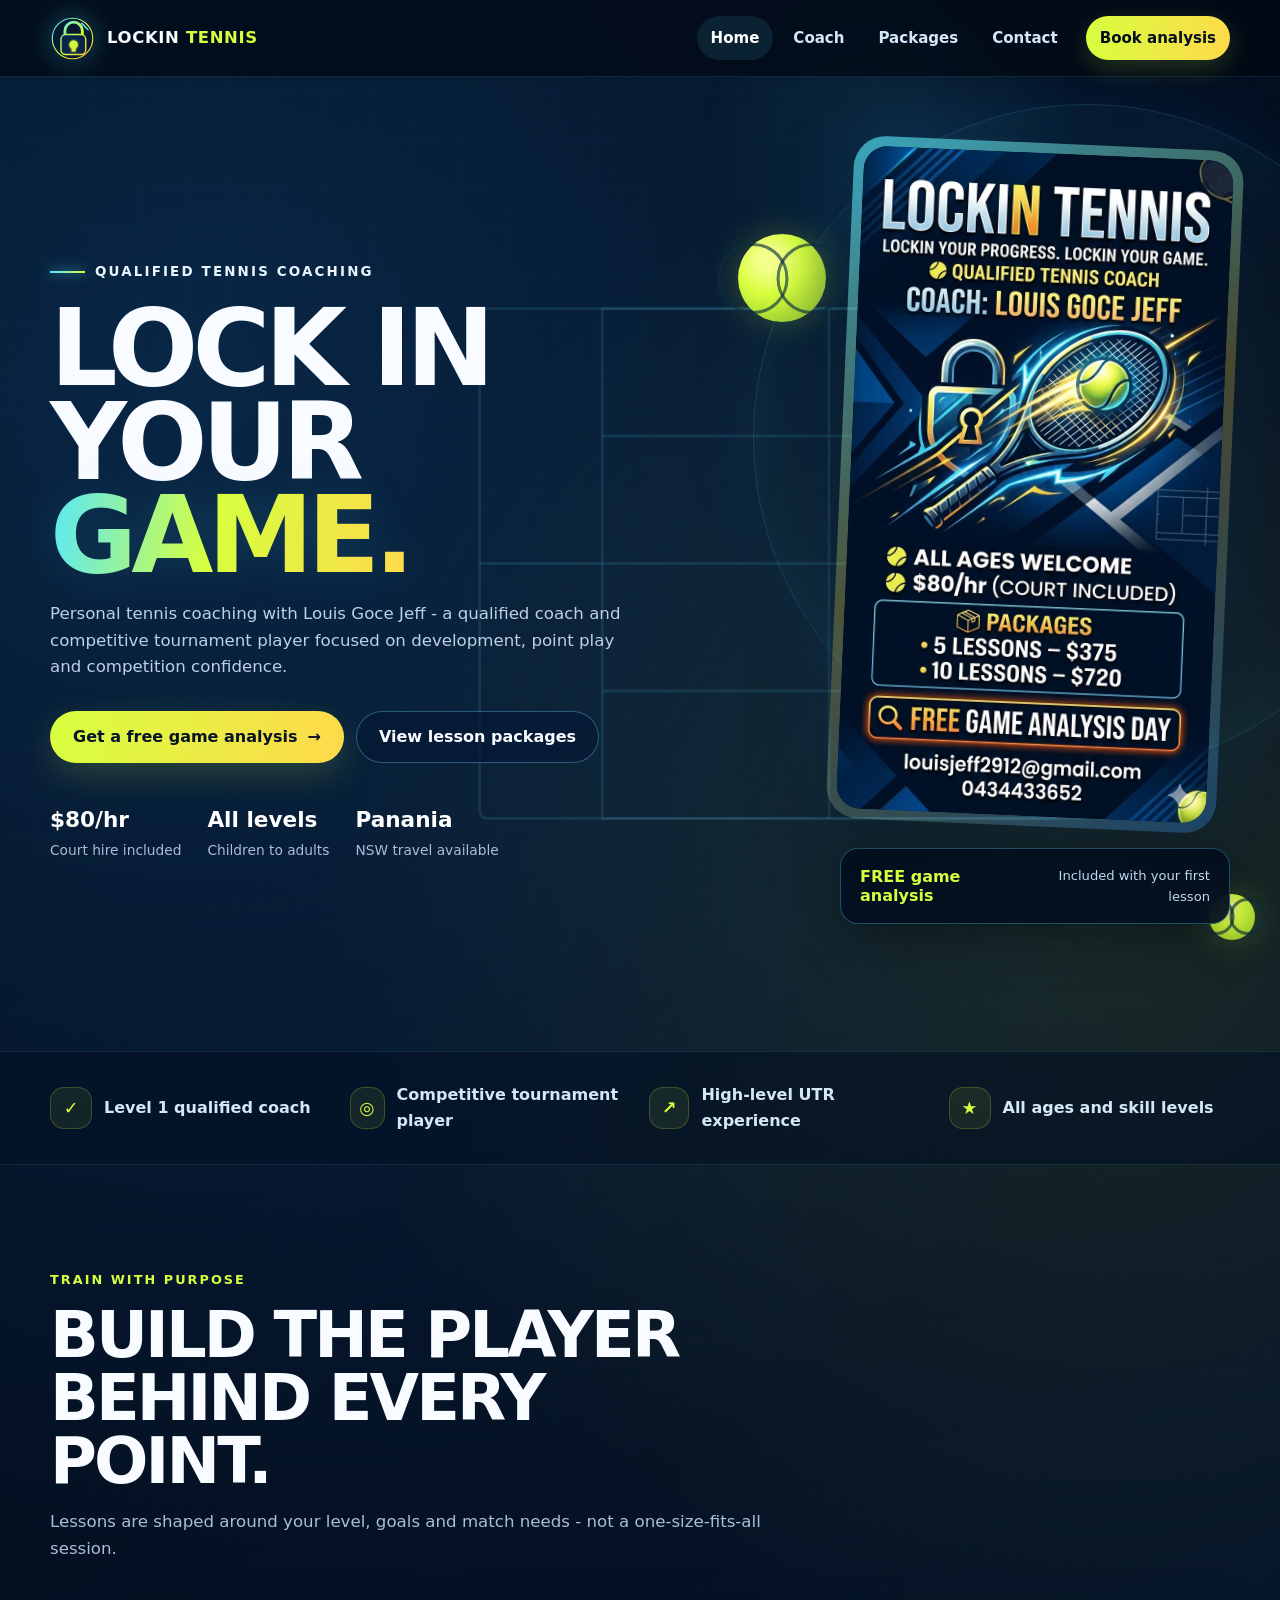
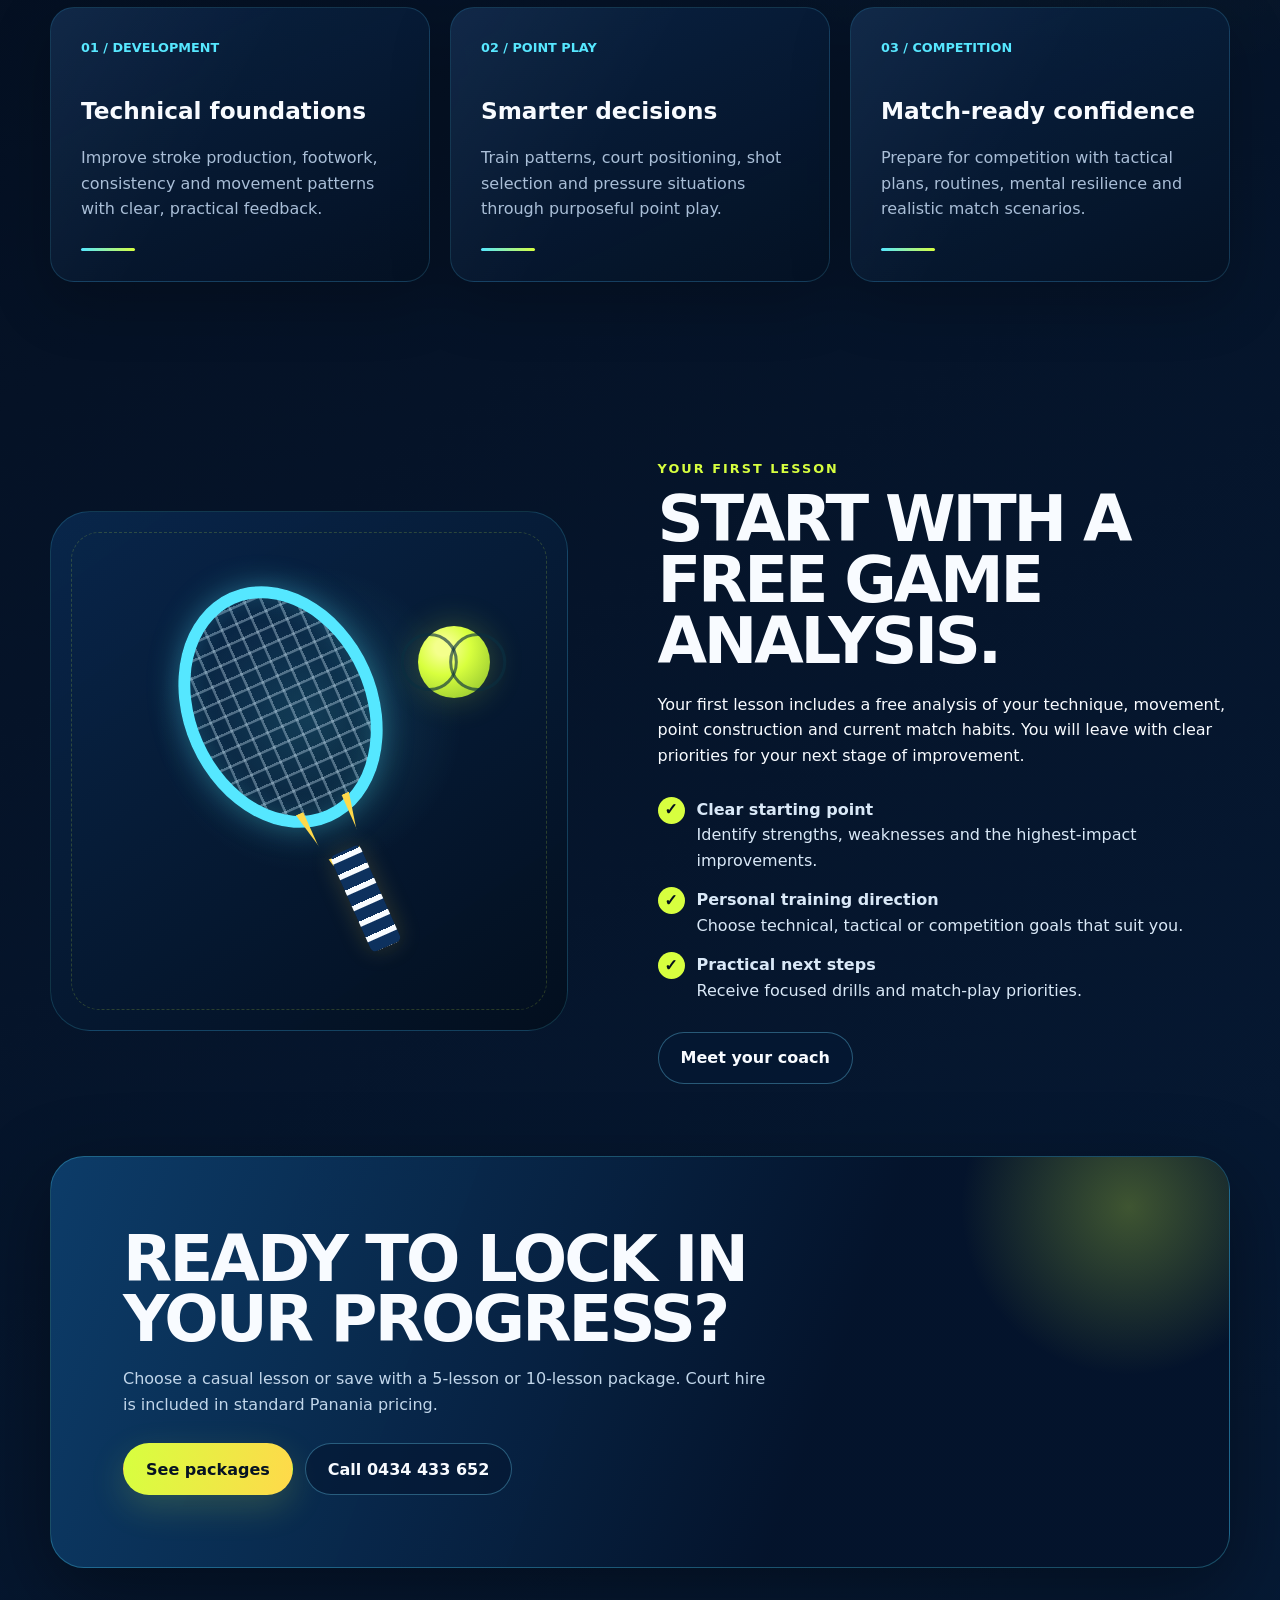
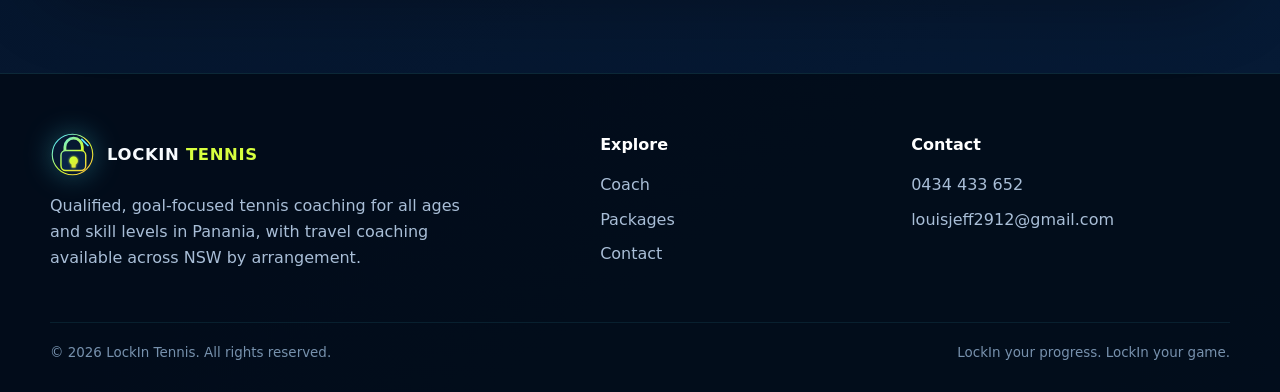
<file: index.html>
<!doctype html>
<html lang="en-AU">
<head>
  <meta charset="utf-8">
  <meta name="viewport" content="width=device-width, initial-scale=1">
  <meta name="description" content="LockIn Tennis coaching with qualified coach and competitive tournament player Louis Goce Jeff. All ages and skill levels welcome in Panania and across NSW by arrangement.">
  <meta name="theme-color" content="#06162e">
  <script>document.documentElement.classList.add("js");</script>
  <title>LockIn Tennis | Tennis Coaching with Louis Goce Jeff</title>
  <link rel="icon" href="assets/favicon.svg" type="image/svg+xml">
  <link rel="stylesheet" href="styles.css">
  <script src="script.js" defer></script>
</head>
<body>
  <header class="site-header">
    <div class="container navbar">
      <a class="brand" href="index.html" aria-label="LockIn Tennis home">
        <img src="assets/logo-mark.svg" alt="">
        <div class="brand-name">LOCKIN <span>TENNIS</span></div>
      </a>
      <button class="nav-toggle" type="button" aria-label="Open menu" aria-expanded="false"><span></span><span></span><span></span></button>
      <nav class="nav-links" aria-label="Main navigation">
        <a class="active" href="index.html">Home</a>
        <a href="coach.html">Coach</a>
        <a href="packages.html">Packages</a>
        <a href="contact.html">Contact</a>
        <a class="nav-cta" href="contact.html#booking">Book analysis</a>
      </nav>
    </div>
  </header>

  <main>
    <section class="hero">
      <div class="container hero-grid">
        <div class="hero-copy reveal">
          <div class="eyebrow">Qualified tennis coaching</div>
          <h1>Lock in your <span class="accent">game.</span></h1>
          <p>Personal tennis coaching with Louis Goce Jeff - a qualified coach and competitive tournament player focused on development, point play and competition confidence.</p>
          <div class="hero-actions">
            <a class="btn btn-primary" href="contact.html#booking">Get a free game analysis <span aria-hidden="true">→</span></a>
            <a class="btn btn-secondary" href="packages.html">View lesson packages</a>
          </div>
          <div class="hero-stats" aria-label="Key coaching details">
            <div class="hero-stat"><strong>$80/hr</strong><span>Court hire included</span></div>
            <div class="hero-stat"><strong>All levels</strong><span>Children to adults</span></div>
            <div class="hero-stat"><strong>Panania</strong><span>NSW travel available</span></div>
          </div>
        </div>

        <div class="hero-visual reveal" aria-label="LockIn Tennis advertisement poster">
          <div class="tennis-ball ball-one" aria-hidden="true"></div>
          <div class="tennis-ball ball-two" aria-hidden="true"></div>
          <div class="poster-card">
            <img src="assets/lockin-tennis-poster.jpg" width="768" height="1376" alt="LockIn Tennis advertisement showing coaching prices, packages and contact details" decoding="async">
          </div>
          <div class="poster-badge"><strong>FREE game analysis</strong><span>Included with your first lesson</span></div>
        </div>
      </div>
    </section>

    <section class="trust-strip">
      <div class="container trust-grid">
        <div class="trust-item"><span class="trust-icon">✓</span><span>Level 1 qualified coach</span></div>
        <div class="trust-item"><span class="trust-icon">◎</span><span>Competitive tournament player</span></div>
        <div class="trust-item"><span class="trust-icon">↗</span><span>High-level UTR experience</span></div>
        <div class="trust-item"><span class="trust-icon">★</span><span>All ages and skill levels</span></div>
      </div>
    </section>

    <section class="section">
      <div class="container">
        <div class="section-heading reveal">
          <div class="kicker">Train with purpose</div>
          <h2>Build the player behind every point.</h2>
          <p>Lessons are shaped around your level, goals and match needs - not a one-size-fits-all session.</p>
        </div>
        <div class="cards-3">
          <article class="glass-card service-card reveal">
            <div class="service-number">01 / DEVELOPMENT</div>
            <h3>Technical foundations</h3>
            <p>Improve stroke production, footwork, consistency and movement patterns with clear, practical feedback.</p>
            <div class="line"></div>
          </article>
          <article class="glass-card service-card reveal">
            <div class="service-number">02 / POINT PLAY</div>
            <h3>Smarter decisions</h3>
            <p>Train patterns, court positioning, shot selection and pressure situations through purposeful point play.</p>
            <div class="line"></div>
          </article>
          <article class="glass-card service-card reveal">
            <div class="service-number">03 / COMPETITION</div>
            <h3>Match-ready confidence</h3>
            <p>Prepare for competition with tactical plans, routines, mental resilience and realistic match scenarios.</p>
            <div class="line"></div>
          </article>
        </div>
      </div>
    </section>

    <section class="section section-sm">
      <div class="container feature-split">
        <div class="feature-art reveal" aria-hidden="true">
          <div class="racket-graphic"><div class="racket-head"></div><div class="racket-throat"></div><div class="racket-handle"></div></div>
          <div class="tennis-ball" style="width:72px;height:72px;right:15%;top:22%;"></div>
        </div>
        <div class="feature-copy reveal">
          <div class="kicker">Your first lesson</div>
          <h2>Start with a free game analysis.</h2>
          <p>Your first lesson includes a free analysis of your technique, movement, point construction and current match habits. You will leave with clear priorities for your next stage of improvement.</p>
          <div class="check-list">
            <div class="check"><span>✓</span><div><strong>Clear starting point</strong><br><span>Identify strengths, weaknesses and the highest-impact improvements.</span></div></div>
            <div class="check"><span>✓</span><div><strong>Personal training direction</strong><br><span>Choose technical, tactical or competition goals that suit you.</span></div></div>
            <div class="check"><span>✓</span><div><strong>Practical next steps</strong><br><span>Receive focused drills and match-play priorities.</span></div></div>
          </div>
          <a class="btn btn-secondary" href="coach.html">Meet your coach</a>
        </div>
      </div>
    </section>

    <section class="cta-band">
      <div class="container cta-panel reveal">
        <h2>Ready to lock in your progress?</h2>
        <p>Choose a casual lesson or save with a 5-lesson or 10-lesson package. Court hire is included in standard Panania pricing.</p>
        <div class="cta-actions">
          <a class="btn btn-primary" href="packages.html">See packages</a>
          <a class="btn btn-secondary" href="tel:+61434433652">Call 0434 433 652</a>
        </div>
      </div>
    </section>
  </main>

  <footer class="site-footer">
    <div class="container footer-grid">
      <div class="footer-brand">
        <a class="brand" href="index.html"><img src="assets/logo-mark.svg" alt=""><div class="brand-name">LOCKIN <span>TENNIS</span></div></a>
        <p>Qualified, goal-focused tennis coaching for all ages and skill levels in Panania, with travel coaching available across NSW by arrangement.</p>
      </div>
      <div><div class="footer-title">Explore</div><div class="footer-links"><a href="coach.html">Coach</a><a href="packages.html">Packages</a><a href="contact.html">Contact</a></div></div>
      <div><div class="footer-title">Contact</div><div class="footer-links"><a href="tel:+61434433652">0434 433 652</a><a href="mailto:louisjeff2912@gmail.com">louisjeff2912@gmail.com</a></div></div>
    </div>
    <div class="container footer-bottom"><span>© <span data-year></span> LockIn Tennis. All rights reserved.</span><span>LockIn your progress. LockIn your game.</span></div>
  </footer>
</body>
</html>
</file>
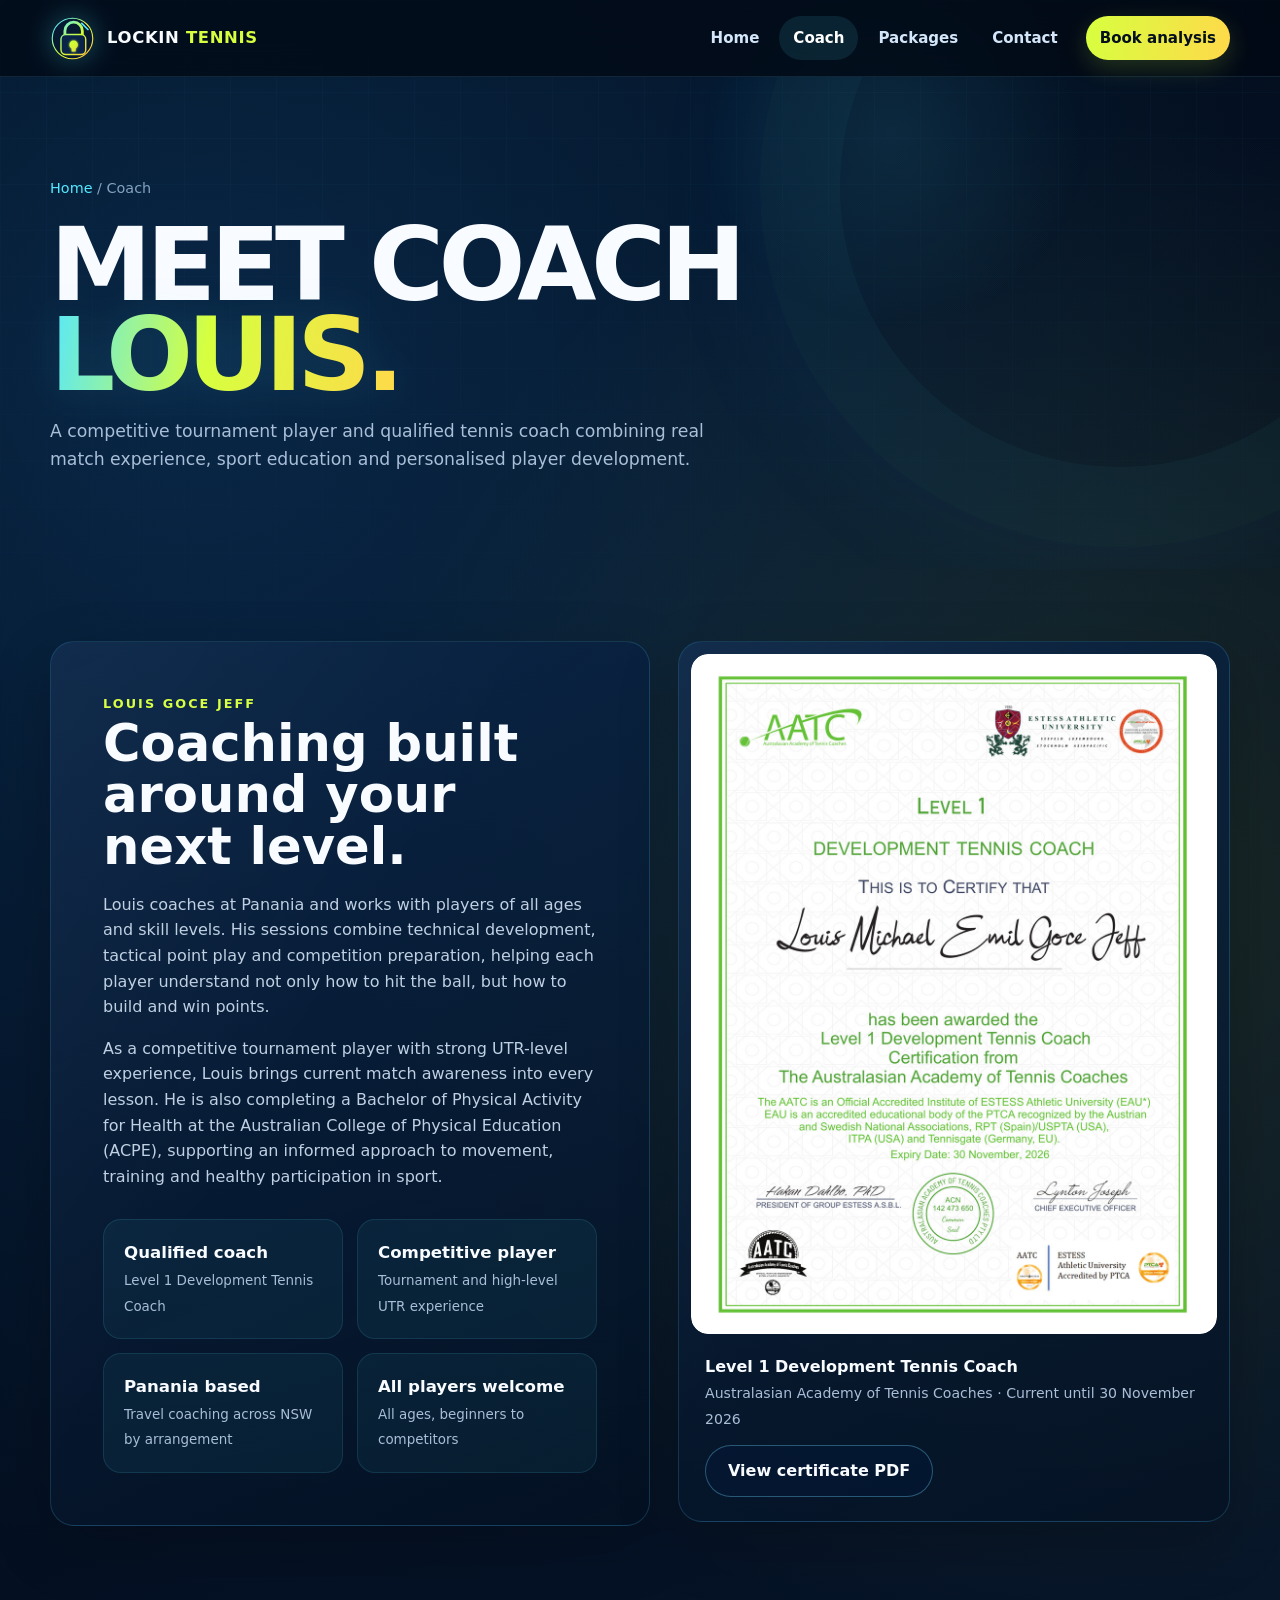
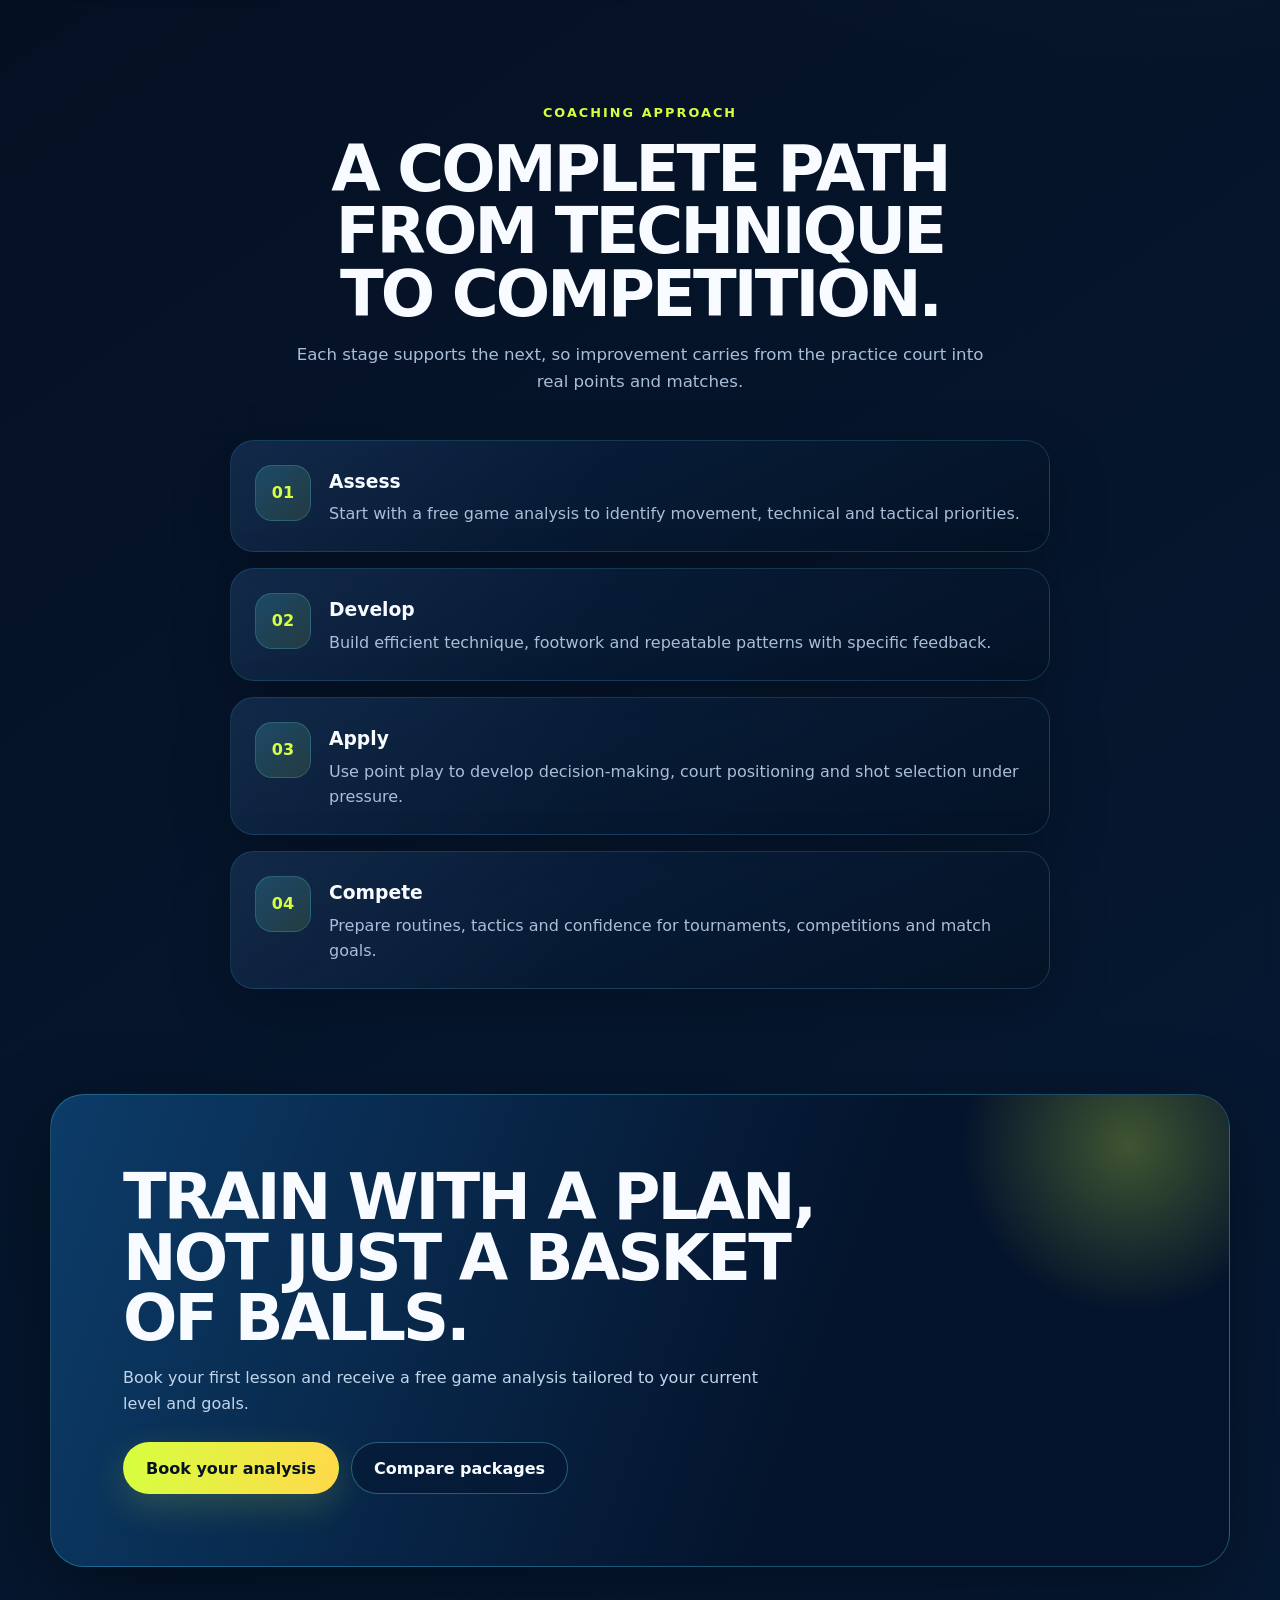
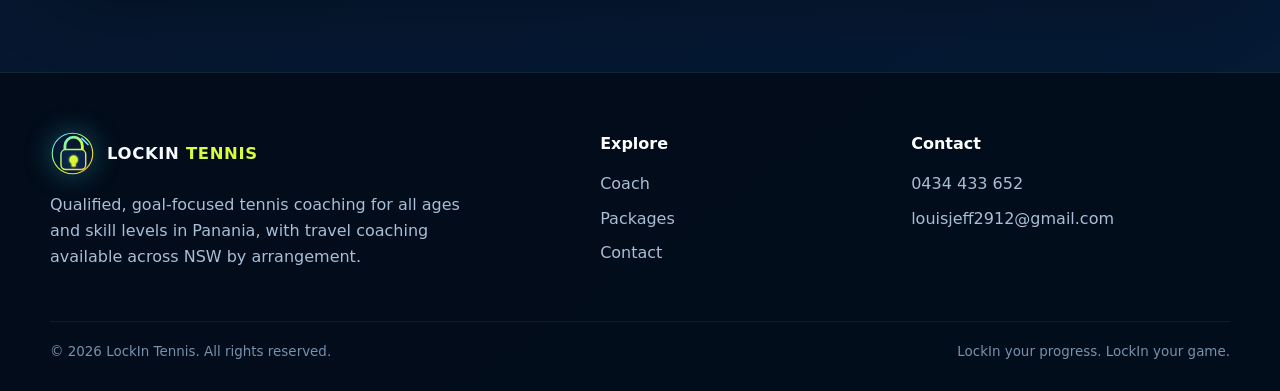
<file: coach.html>
<!doctype html>
<html lang="en-AU">
<head>
  <meta charset="utf-8">
  <meta name="viewport" content="width=device-width, initial-scale=1">
  <meta name="description" content="Meet LockIn Tennis coach Louis Goce Jeff - qualified Level 1 Development Tennis Coach, competitive tournament player and ACPE student.">
  <meta name="theme-color" content="#06162e">
  <script>document.documentElement.classList.add("js");</script>
  <title>Coach Louis Goce Jeff | LockIn Tennis</title>
  <link rel="icon" href="assets/favicon.svg" type="image/svg+xml">
  <link rel="stylesheet" href="styles.css">
  <script src="script.js" defer></script>
</head>
<body>
  <header class="site-header">
    <div class="container navbar">
      <a class="brand" href="index.html"><img src="assets/logo-mark.svg" alt=""><div class="brand-name">LOCKIN <span>TENNIS</span></div></a>
      <button class="nav-toggle" type="button" aria-label="Open menu" aria-expanded="false"><span></span><span></span><span></span></button>
      <nav class="nav-links" aria-label="Main navigation"><a href="index.html">Home</a><a class="active" href="coach.html">Coach</a><a href="packages.html">Packages</a><a href="contact.html">Contact</a><a class="nav-cta" href="contact.html#booking">Book analysis</a></nav>
    </div>
  </header>

  <main>
    <section class="page-hero">
      <div class="container reveal">
        <div class="breadcrumb"><a href="index.html">Home</a> / Coach</div>
        <h1>Meet coach <span class="accent">Louis.</span></h1>
        <p>A competitive tournament player and qualified tennis coach combining real match experience, sport education and personalised player development.</p>
      </div>
    </section>

    <section class="section section-sm">
      <div class="container coach-grid">
        <article class="glass-card bio-panel reveal">
          <div class="kicker">Louis Goce Jeff</div>
          <h2>Coaching built around your next level.</h2>
          <p>Louis coaches at Panania and works with players of all ages and skill levels. His sessions combine technical development, tactical point play and competition preparation, helping each player understand not only how to hit the ball, but how to build and win points.</p>
          <p>As a competitive tournament player with strong UTR-level experience, Louis brings current match awareness into every lesson. He is also completing a Bachelor of Physical Activity for Health at the Australian College of Physical Education (ACPE), supporting an informed approach to movement, training and healthy participation in sport.</p>
          <div class="fact-grid">
            <div class="fact"><strong>Qualified coach</strong><span>Level 1 Development Tennis Coach</span></div>
            <div class="fact"><strong>Competitive player</strong><span>Tournament and high-level UTR experience</span></div>
            <div class="fact"><strong>Panania based</strong><span>Travel coaching across NSW by arrangement</span></div>
            <div class="fact"><strong>All players welcome</strong><span>All ages, beginners to competitors</span></div>
          </div>
        </article>

        <aside class="glass-card certificate-card reveal">
          <a class="certificate-image-link" href="assets/level-1-development-tennis-coach-certificate.pdf" target="_blank" rel="noopener" aria-label="Open Louis Goce Jeff's coaching certificate PDF"><img src="assets/certificate-preview.jpg" width="1082" height="1400" alt="Level 1 Development Tennis Coach certificate awarded to Louis Michael Emil Goce Jeff" decoding="async"></a>
          <div class="certificate-caption">
            <strong>Level 1 Development Tennis Coach</strong>
            <span>Australasian Academy of Tennis Coaches · Current until 30 November 2026</span>
            <div style="margin-top:14px"><a class="btn btn-secondary" href="assets/level-1-development-tennis-coach-certificate.pdf" target="_blank" rel="noopener">View certificate PDF</a></div>
          </div>
        </aside>
      </div>
    </section>

    <section class="section">
      <div class="narrow">
        <div class="section-heading center reveal"><div class="kicker">Coaching approach</div><h2>A complete path from technique to competition.</h2><p>Each stage supports the next, so improvement carries from the practice court into real points and matches.</p></div>
        <div class="timeline">
          <article class="glass-card timeline-item reveal"><div class="timeline-icon">01</div><div><h3>Assess</h3><p>Start with a free game analysis to identify movement, technical and tactical priorities.</p></div></article>
          <article class="glass-card timeline-item reveal"><div class="timeline-icon">02</div><div><h3>Develop</h3><p>Build efficient technique, footwork and repeatable patterns with specific feedback.</p></div></article>
          <article class="glass-card timeline-item reveal"><div class="timeline-icon">03</div><div><h3>Apply</h3><p>Use point play to develop decision-making, court positioning and shot selection under pressure.</p></div></article>
          <article class="glass-card timeline-item reveal"><div class="timeline-icon">04</div><div><h3>Compete</h3><p>Prepare routines, tactics and confidence for tournaments, competitions and match goals.</p></div></article>
        </div>
      </div>
    </section>

    <section class="cta-band">
      <div class="container cta-panel reveal">
        <h2>Train with a plan, not just a basket of balls.</h2>
        <p>Book your first lesson and receive a free game analysis tailored to your current level and goals.</p>
        <div class="cta-actions"><a class="btn btn-primary" href="contact.html#booking">Book your analysis</a><a class="btn btn-secondary" href="packages.html">Compare packages</a></div>
      </div>
    </section>
  </main>

  <footer class="site-footer">
    <div class="container footer-grid"><div class="footer-brand"><a class="brand" href="index.html"><img src="assets/logo-mark.svg" alt=""><div class="brand-name">LOCKIN <span>TENNIS</span></div></a><p>Qualified, goal-focused tennis coaching for all ages and skill levels in Panania, with travel coaching available across NSW by arrangement.</p></div><div><div class="footer-title">Explore</div><div class="footer-links"><a href="coach.html">Coach</a><a href="packages.html">Packages</a><a href="contact.html">Contact</a></div></div><div><div class="footer-title">Contact</div><div class="footer-links"><a href="tel:+61434433652">0434 433 652</a><a href="mailto:louisjeff2912@gmail.com">louisjeff2912@gmail.com</a></div></div></div>
    <div class="container footer-bottom"><span>© <span data-year></span> LockIn Tennis. All rights reserved.</span><span>LockIn your progress. LockIn your game.</span></div>
  </footer>
</body>
</html>
</file>
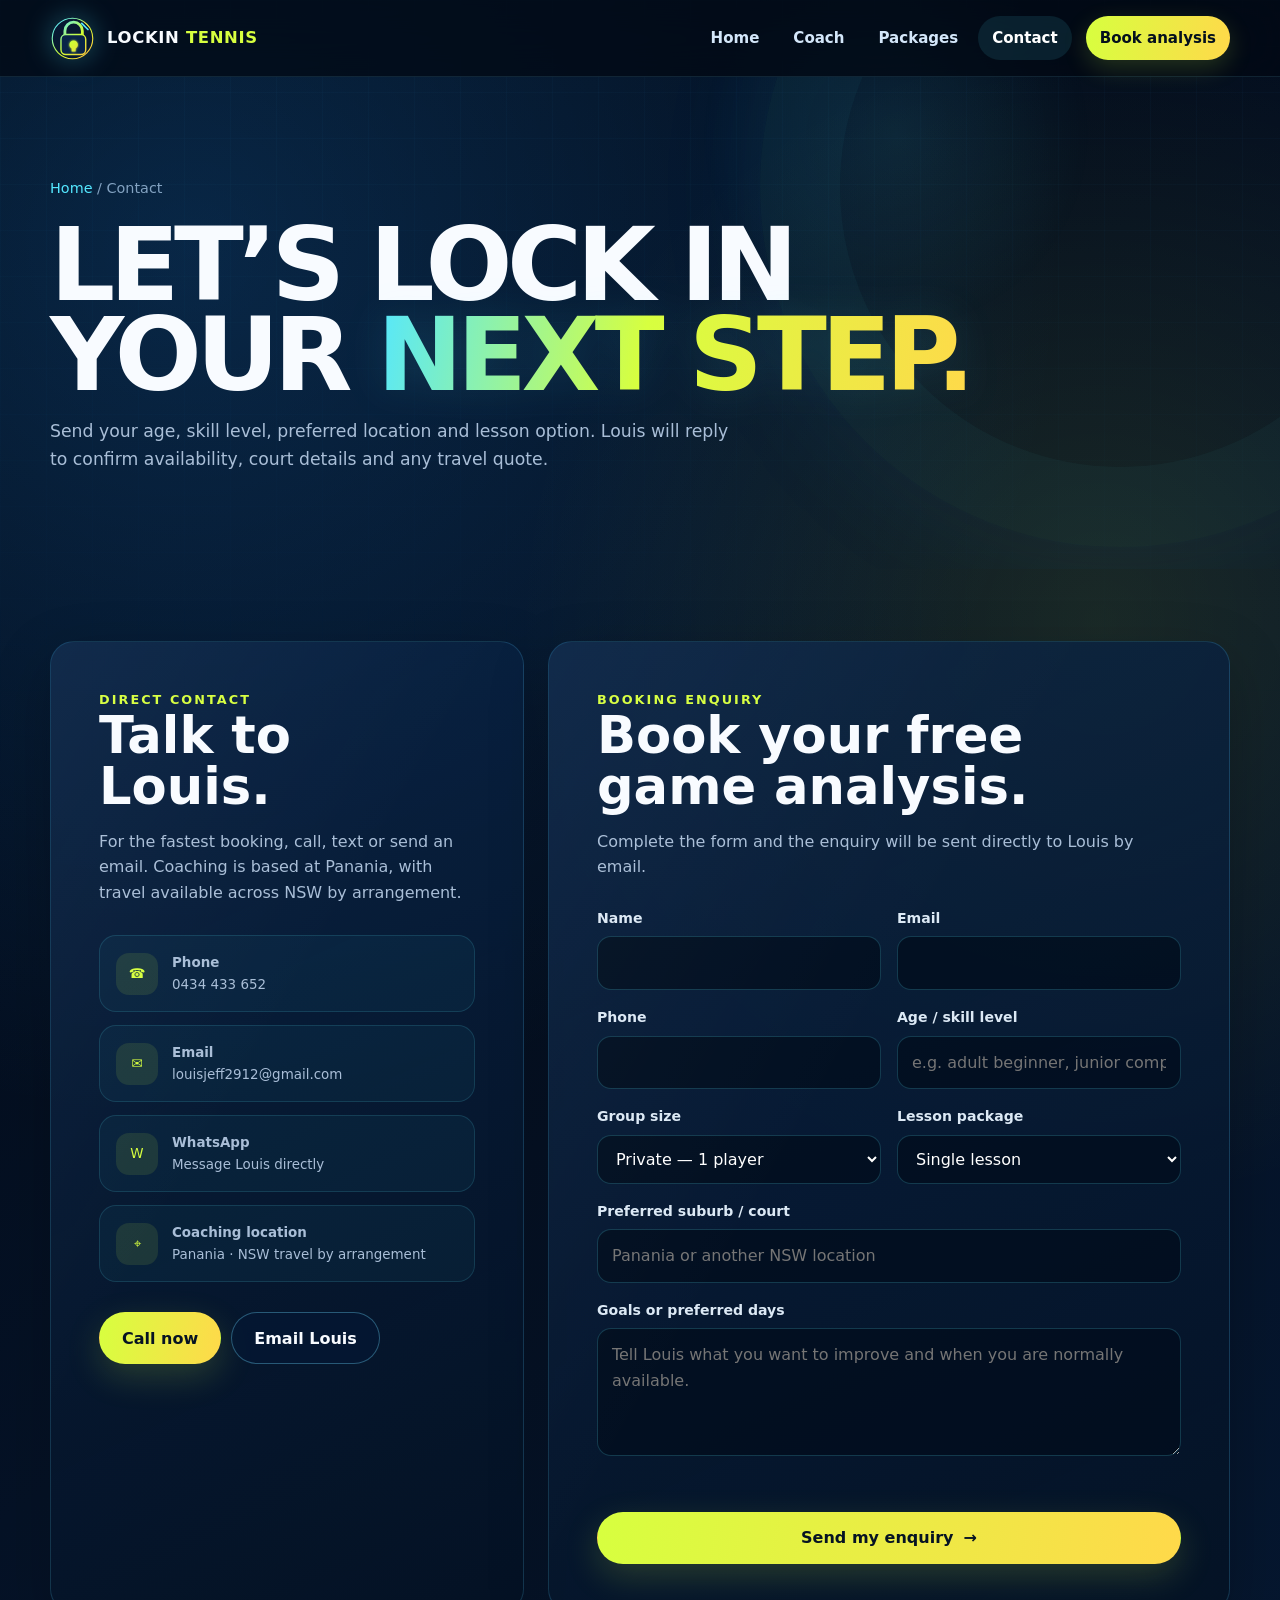
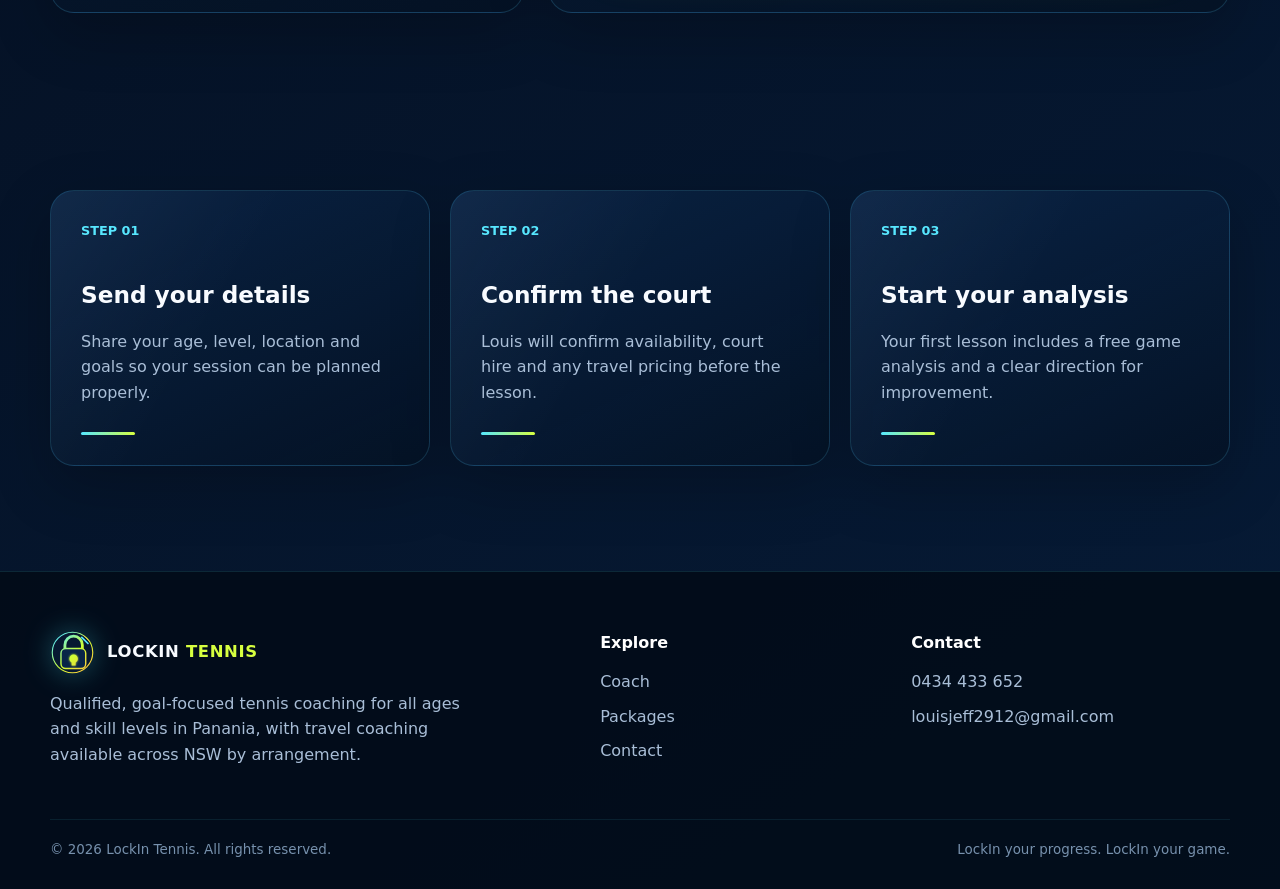
<file: contact.html>
<!doctype html>
<html lang="en-AU">
<head>
  <meta charset="utf-8">
  <meta name="viewport" content="width=device-width, initial-scale=1">
  <meta name="description" content="Contact LockIn Tennis coach Louis Goce Jeff by phone or email and book your first lesson with a free game analysis.">
  <meta name="theme-color" content="#06162e">
  <script>document.documentElement.classList.add("js");</script>
  <title>Contact & Book | LockIn Tennis</title>
  <link rel="icon" href="assets/favicon.svg" type="image/svg+xml">
  <link rel="stylesheet" href="styles.css">
  <script src="script.js" defer></script>
</head>
<body>
  <header class="site-header">
    <div class="container navbar">
      <a class="brand" href="index.html"><img src="assets/logo-mark.svg" alt=""><div class="brand-name">LOCKIN <span>TENNIS</span></div></a>
      <button class="nav-toggle" type="button" aria-label="Open menu" aria-expanded="false"><span></span><span></span><span></span></button>
      <nav class="nav-links" aria-label="Main navigation"><a href="index.html">Home</a><a href="coach.html">Coach</a><a href="packages.html">Packages</a><a class="active" href="contact.html">Contact</a><a class="nav-cta" href="#booking">Book analysis</a></nav>
    </div>
  </header>

  <main>
    <section class="page-hero">
      <div class="container reveal">
        <div class="breadcrumb"><a href="index.html">Home</a> / Contact</div>
        <h1>Let’s lock in your <span class="accent">next step.</span></h1>
        <p>Send your age, skill level, preferred location and lesson option. Louis will reply to confirm availability, court details and any travel quote.</p>
      </div>
    </section>

    <section class="section section-sm" id="booking">
      <div class="container contact-grid">
        <aside class="glass-card contact-panel reveal">
          <div class="kicker">Direct contact</div>
          <h2>Talk to Louis.</h2>
          <p>For the fastest booking, call, text or send an email. Coaching is based at Panania, with travel available across NSW by arrangement.</p>
          <div class="contact-list">
            <a class="contact-link" href="tel:+61434433652"><span class="icon">☎</span><span><strong>Phone</strong><span>0434 433 652</span></span></a>
            <a class="contact-link" href="mailto:louisjeff2912@gmail.com"><span class="icon">✉</span><span><strong>Email</strong><span>louisjeff2912@gmail.com</span></span></a>
            <a class="contact-link" href="https://wa.me/61434433652" target="_blank" rel="noopener"><span class="icon">W</span><span><strong>WhatsApp</strong><span>Message Louis directly</span></span></a>
            <div class="contact-link"><span class="icon">⌖</span><span><strong>Coaching location</strong><span>Panania · NSW travel by arrangement</span></span></div>
          </div>
          <div class="quick-actions"><a class="btn btn-primary" href="tel:+61434433652">Call now</a><a class="btn btn-secondary" href="mailto:louisjeff2912@gmail.com">Email Louis</a></div>
        </aside>

        <section class="glass-card form-panel reveal">
          <div class="kicker">Booking enquiry</div>
          <h2>Book your free game analysis.</h2>
          <p>Complete the form and the enquiry will be sent directly to Louis by email.</p>
          <form class="booking-form" id="booking-form" action="https://formsubmit.co/louisjeff2912@gmail.com" method="POST">
            <input type="hidden" name="_subject" value="New LockIn Tennis coaching enquiry">
            <input type="hidden" name="_template" value="table">
            <input type="text" name="_honey" class="honey-field" tabindex="-1" autocomplete="off" aria-hidden="true">
            <div class="field"><label for="name">Name</label><input id="name" name="name" autocomplete="name" required></div>
            <div class="field"><label for="email">Email</label><input id="email" name="email" type="email" autocomplete="email" required></div>
            <div class="field"><label for="phone">Phone</label><input id="phone" name="Phone" type="tel" autocomplete="tel"></div>
            <div class="field"><label for="level">Age / skill level</label><input id="level" name="Age / skill level" placeholder="e.g. adult beginner, junior competition"></div>
            <div class="field"><label for="group-size">Group size</label><select id="group-size" name="Group size"><option>Private — 1 player</option><option>Semi-private — 2 players</option><option>Small group — 3 players</option><option>Squad — 4 players</option><option>Not sure yet</option></select></div>
            <div class="field"><label for="package">Lesson package</label><select id="package" name="Lesson package"><option>Single lesson</option><option>5-lesson package</option><option>10-lesson package</option><option>Not sure yet</option></select></div>
            <div class="field full"><label for="location">Preferred suburb / court</label><input id="location" name="Preferred suburb / court" placeholder="Panania or another NSW location"></div>
            <div class="field full"><label for="message">Goals or preferred days</label><textarea id="message" name="Goals or preferred days" placeholder="Tell Louis what you want to improve and when you are normally available."></textarea></div>
            <div class="form-status" role="status" aria-live="polite"></div>
            <div class="field full"><button class="btn btn-primary submit-button" type="submit">Send my enquiry <span aria-hidden="true">→</span></button></div>
          </form>
        </section>
      </div>
    </section>

    <section class="section">
      <div class="container cards-3">
        <article class="glass-card service-card reveal"><div class="service-number">STEP 01</div><h3>Send your details</h3><p>Share your age, level, location and goals so your session can be planned properly.</p><div class="line"></div></article>
        <article class="glass-card service-card reveal"><div class="service-number">STEP 02</div><h3>Confirm the court</h3><p>Louis will confirm availability, court hire and any travel pricing before the lesson.</p><div class="line"></div></article>
        <article class="glass-card service-card reveal"><div class="service-number">STEP 03</div><h3>Start your analysis</h3><p>Your first lesson includes a free game analysis and a clear direction for improvement.</p><div class="line"></div></article>
      </div>
    </section>
  </main>

  <footer class="site-footer">
    <div class="container footer-grid"><div class="footer-brand"><a class="brand" href="index.html"><img src="assets/logo-mark.svg" alt=""><div class="brand-name">LOCKIN <span>TENNIS</span></div></a><p>Qualified, goal-focused tennis coaching for all ages and skill levels in Panania, with travel coaching available across NSW by arrangement.</p></div><div><div class="footer-title">Explore</div><div class="footer-links"><a href="coach.html">Coach</a><a href="packages.html">Packages</a><a href="contact.html">Contact</a></div></div><div><div class="footer-title">Contact</div><div class="footer-links"><a href="tel:+61434433652">0434 433 652</a><a href="mailto:louisjeff2912@gmail.com">louisjeff2912@gmail.com</a></div></div></div>
    <div class="container footer-bottom"><span>© <span data-year></span> LockIn Tennis. All rights reserved.</span><span>LockIn your progress. LockIn your game.</span></div>
  </footer>
</body>
</html>
</file>
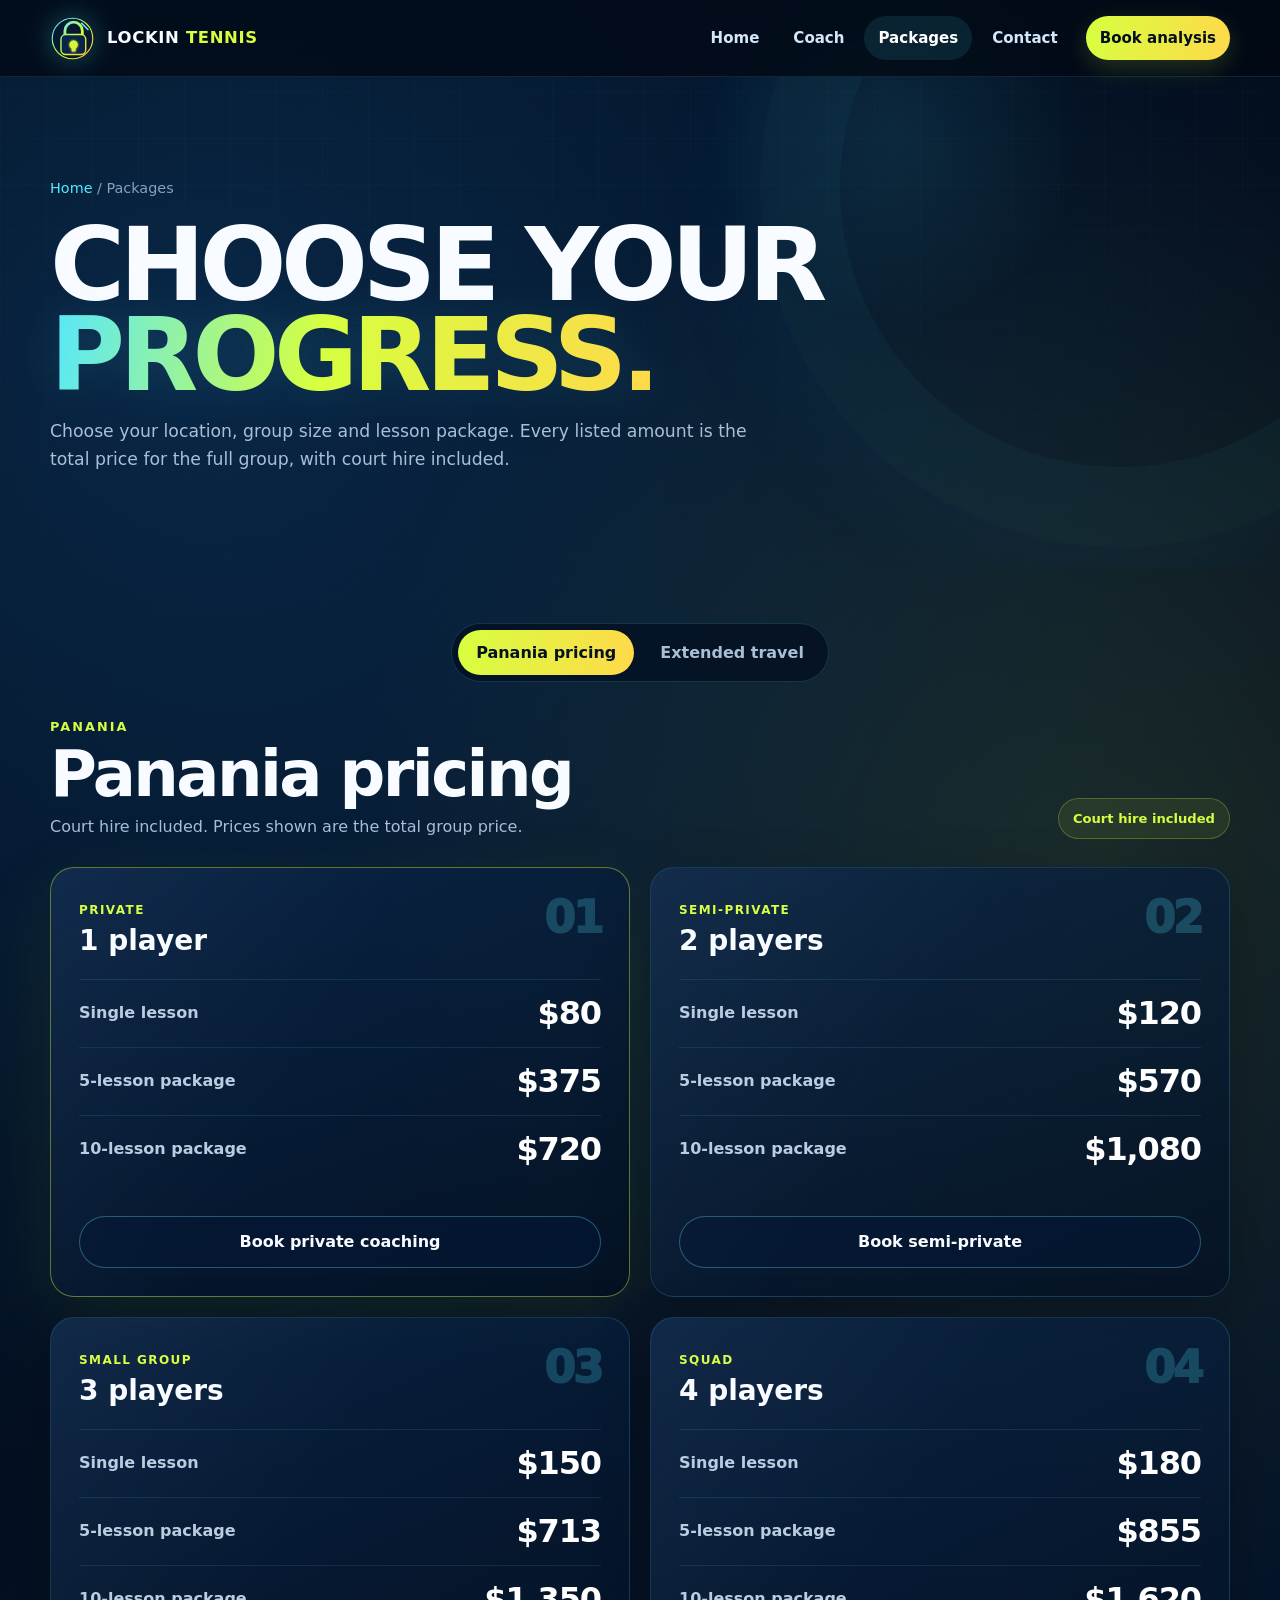
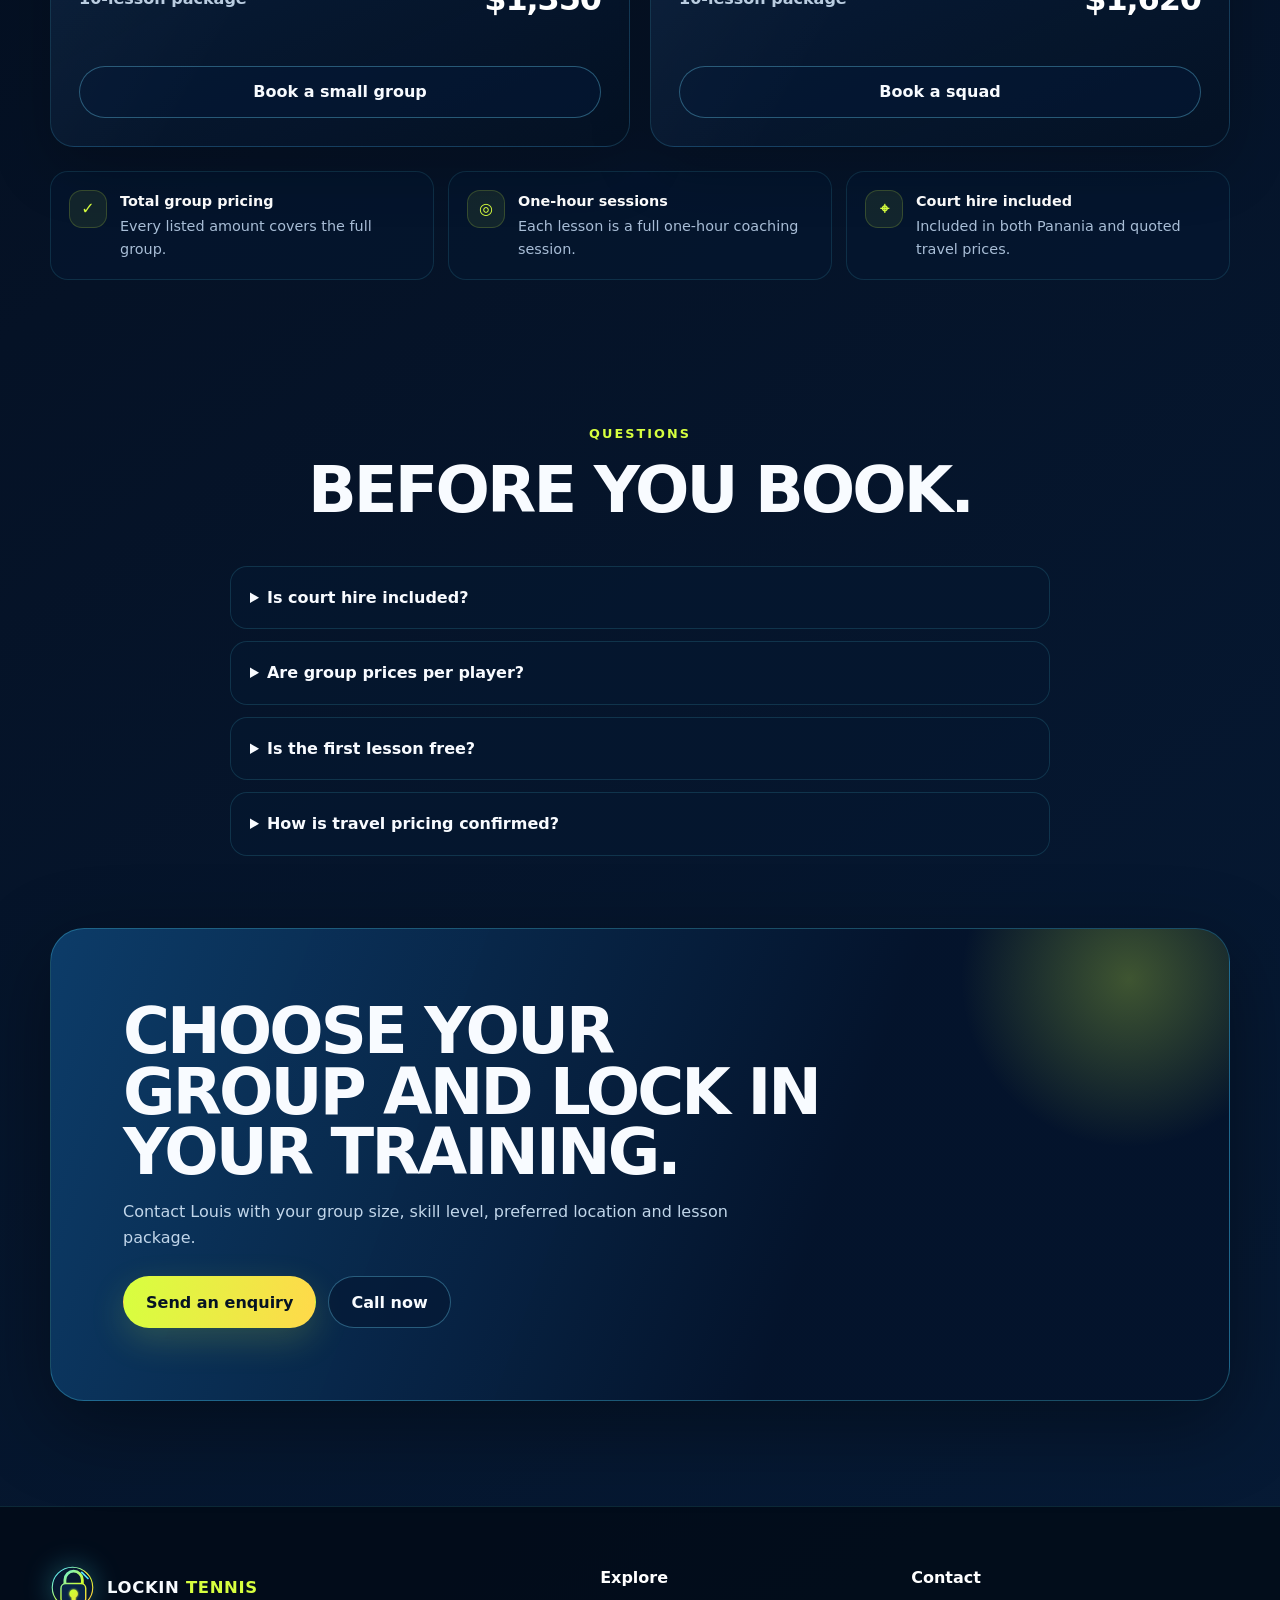
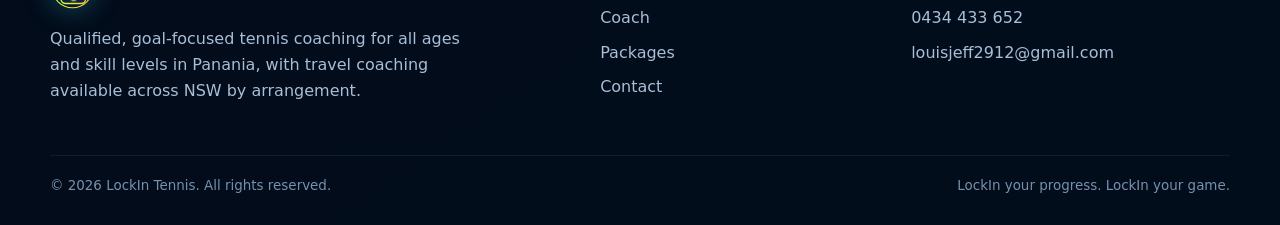
<file: packages.html>
<!doctype html>
<html lang="en-AU">
<head>
  <meta charset="utf-8">
  <meta name="viewport" content="width=device-width, initial-scale=1">
  <meta name="description" content="LockIn Tennis pricing for private, semi-private, small-group and squad coaching in Panania, plus extended-travel starting prices. Court hire included.">
  <meta name="theme-color" content="#06162e">
  <script>document.documentElement.classList.add("js");</script>
  <title>Lesson Packages | LockIn Tennis</title>
  <link rel="icon" href="assets/favicon.svg" type="image/svg+xml">
  <link rel="stylesheet" href="styles.css">
  <script src="script.js" defer></script>
</head>
<body>
  <header class="site-header">
    <div class="container navbar">
      <a class="brand" href="index.html"><img src="assets/logo-mark.svg" alt=""><div class="brand-name">LOCKIN <span>TENNIS</span></div></a>
      <button class="nav-toggle" type="button" aria-label="Open menu" aria-expanded="false"><span></span><span></span><span></span></button>
      <nav class="nav-links" aria-label="Main navigation"><a href="index.html">Home</a><a href="coach.html">Coach</a><a class="active" href="packages.html">Packages</a><a href="contact.html">Contact</a><a class="nav-cta" href="contact.html#booking">Book analysis</a></nav>
    </div>
  </header>

  <main>
    <section class="page-hero">
      <div class="container reveal">
        <div class="breadcrumb"><a href="index.html">Home</a> / Packages</div>
        <h1>Choose your <span class="accent">progress.</span></h1>
        <p>Choose your location, group size and lesson package. Every listed amount is the total price for the full group, with court hire included.</p>
      </div>
    </section>

    <section class="section section-sm pricing-section">
      <div class="container">
        <div class="pricing-controls reveal" aria-label="Pricing location options">
          <button class="price-toggle active" type="button" data-pricing-toggle="local" aria-pressed="true" aria-controls="panania-pricing">Panania pricing</button>
          <button class="price-toggle" type="button" data-pricing-toggle="travel" aria-pressed="false" aria-controls="travel-pricing">Extended travel</button>
        </div>

        <div class="pricing-panel reveal" id="panania-pricing" data-pricing-panel="local">
          <div class="pricing-panel-heading">
            <div>
              <div class="kicker">Panania</div>
              <h2>Panania pricing</h2>
              <p>Court hire included. Prices shown are the total group price.</p>
            </div>
            <div class="pricing-location-chip">Court hire included</div>
          </div>

          <div class="group-pricing-grid">
            <article class="glass-card group-price-card featured">
              <div class="group-card-heading"><div><span class="group-label">Private</span><h3>1 player</h3></div><span class="player-count">01</span></div>
              <div class="package-total"><span>Single lesson</span><strong>$80</strong></div>
              <div class="package-total"><span>5-lesson package</span><strong>$375</strong></div>
              <div class="package-total"><span>10-lesson package</span><strong>$720</strong></div>
              <a class="btn btn-secondary" href="contact.html#booking">Book private coaching</a>
            </article>

            <article class="glass-card group-price-card">
              <div class="group-card-heading"><div><span class="group-label">Semi-private</span><h3>2 players</h3></div><span class="player-count">02</span></div>
              <div class="package-total"><span>Single lesson</span><strong>$120</strong></div>
              <div class="package-total"><span>5-lesson package</span><strong>$570</strong></div>
              <div class="package-total"><span>10-lesson package</span><strong>$1,080</strong></div>
              <a class="btn btn-secondary" href="contact.html#booking">Book semi-private</a>
            </article>

            <article class="glass-card group-price-card">
              <div class="group-card-heading"><div><span class="group-label">Small group</span><h3>3 players</h3></div><span class="player-count">03</span></div>
              <div class="package-total"><span>Single lesson</span><strong>$150</strong></div>
              <div class="package-total"><span>5-lesson package</span><strong>$713</strong></div>
              <div class="package-total"><span>10-lesson package</span><strong>$1,350</strong></div>
              <a class="btn btn-secondary" href="contact.html#booking">Book a small group</a>
            </article>

            <article class="glass-card group-price-card">
              <div class="group-card-heading"><div><span class="group-label">Squad</span><h3>4 players</h3></div><span class="player-count">04</span></div>
              <div class="package-total"><span>Single lesson</span><strong>$180</strong></div>
              <div class="package-total"><span>5-lesson package</span><strong>$855</strong></div>
              <div class="package-total"><span>10-lesson package</span><strong>$1,620</strong></div>
              <a class="btn btn-secondary" href="contact.html#booking">Book a squad</a>
            </article>
          </div>
        </div>

        <div class="pricing-panel reveal" id="travel-pricing" data-pricing-panel="travel" hidden>
          <div class="pricing-panel-heading">
            <div>
              <div class="kicker">Extended travel</div>
              <h2>Extended-travel pricing</h2>
              <p>Court hire included. These are starting prices because the final quote depends on distance and travel time.</p>
            </div>
            <div class="pricing-location-chip travel">Starting prices</div>
          </div>

          <div class="group-pricing-grid">
            <article class="glass-card group-price-card featured">
              <div class="group-card-heading"><div><span class="group-label">Private</span><h3>1 player</h3></div><span class="player-count">01</span></div>
              <div class="package-total"><span>Single lesson</span><strong>From $140</strong></div>
              <div class="package-total"><span>5-lesson package</span><strong>From $660</strong></div>
              <div class="package-total"><span>10-lesson package</span><strong>From $1,260</strong></div>
              <a class="btn btn-secondary" href="contact.html#booking">Request a travel quote</a>
            </article>

            <article class="glass-card group-price-card">
              <div class="group-card-heading"><div><span class="group-label">Semi-private</span><h3>2 players</h3></div><span class="player-count">02</span></div>
              <div class="package-total"><span>Single lesson</span><strong>From $180</strong></div>
              <div class="package-total"><span>5-lesson package</span><strong>From $855</strong></div>
              <div class="package-total"><span>10-lesson package</span><strong>From $1,620</strong></div>
              <a class="btn btn-secondary" href="contact.html#booking">Request a travel quote</a>
            </article>

            <article class="glass-card group-price-card">
              <div class="group-card-heading"><div><span class="group-label">Small group</span><h3>3 players</h3></div><span class="player-count">03</span></div>
              <div class="package-total"><span>Single lesson</span><strong>From $210</strong></div>
              <div class="package-total"><span>5-lesson package</span><strong>From $998</strong></div>
              <div class="package-total"><span>10-lesson package</span><strong>From $1,890</strong></div>
              <a class="btn btn-secondary" href="contact.html#booking">Request a travel quote</a>
            </article>

            <article class="glass-card group-price-card">
              <div class="group-card-heading"><div><span class="group-label">Squad</span><h3>4 players</h3></div><span class="player-count">04</span></div>
              <div class="package-total"><span>Single lesson</span><strong>From $240</strong></div>
              <div class="package-total"><span>5-lesson package</span><strong>From $1,140</strong></div>
              <div class="package-total"><span>10-lesson package</span><strong>From $2,160</strong></div>
              <a class="btn btn-secondary" href="contact.html#booking">Request a travel quote</a>
            </article>
          </div>
        </div>

        <div class="pricing-summary reveal" aria-label="Pricing information">
          <div><span class="summary-icon">✓</span><p><strong>Total group pricing</strong>Every listed amount covers the full group.</p></div>
          <div><span class="summary-icon">◎</span><p><strong>One-hour sessions</strong>Each lesson is a full one-hour coaching session.</p></div>
          <div><span class="summary-icon">⌖</span><p><strong>Court hire included</strong>Included in both Panania and quoted travel prices.</p></div>
        </div>
      </div>
    </section>

    <section class="section section-sm">
      <div class="narrow">
        <div class="section-heading center reveal"><div class="kicker">Questions</div><h2>Before you book.</h2></div>
        <div class="faq">
          <details class="reveal"><summary>Is court hire included?</summary><p>Yes. Court hire is included in the listed Panania rates and in the extended-travel starting prices unless stated otherwise in your final quote.</p></details>
          <details class="reveal"><summary>Are group prices per player?</summary><p>No. Every amount shown is the total price for the entire group.</p></details>
          <details class="reveal"><summary>Is the first lesson free?</summary><p>The lesson uses the normal single-lesson or package price. Your first lesson includes a free game analysis to identify your strengths and development priorities.</p></details>
          <details class="reveal"><summary>How is travel pricing confirmed?</summary><p>Send your preferred suburb and court. Louis will confirm travel time, court availability and the final price before the booking.</p></details>
        </div>
      </div>
    </section>

    <section class="cta-band">
      <div class="container cta-panel reveal"><h2>Choose your group and lock in your training.</h2><p>Contact Louis with your group size, skill level, preferred location and lesson package.</p><div class="cta-actions"><a class="btn btn-primary" href="contact.html#booking">Send an enquiry</a><a class="btn btn-secondary" href="tel:+61434433652">Call now</a></div></div>
    </section>
  </main>

  <footer class="site-footer">
    <div class="container footer-grid"><div class="footer-brand"><a class="brand" href="index.html"><img src="assets/logo-mark.svg" alt=""><div class="brand-name">LOCKIN <span>TENNIS</span></div></a><p>Qualified, goal-focused tennis coaching for all ages and skill levels in Panania, with travel coaching available across NSW by arrangement.</p></div><div><div class="footer-title">Explore</div><div class="footer-links"><a href="coach.html">Coach</a><a href="packages.html">Packages</a><a href="contact.html">Contact</a></div></div><div><div class="footer-title">Contact</div><div class="footer-links"><a href="tel:+61434433652">0434 433 652</a><a href="mailto:louisjeff2912@gmail.com">louisjeff2912@gmail.com</a></div></div></div>
    <div class="container footer-bottom"><span>© <span data-year></span> LockIn Tennis. All rights reserved.</span><span>LockIn your progress. LockIn your game.</span></div>
  </footer>
</body>
</html>
</file>
<file: styles.css>
:root {
  --navy-950: #020914;
  --navy-900: #051226;
  --navy-850: #071a35;
  --navy-800: #0a2448;
  --cyan: #54e7ff;
  --blue: #2b8eff;
  --lime: #d7ff3f;
  --yellow: #ffd94a;
  --orange: #ff9f2d;
  --white: #f8fbff;
  --muted: #a9bed7;
  --line: rgba(111, 214, 255, 0.24);
  --card: rgba(6, 24, 49, 0.74);
  --shadow: 0 24px 80px rgba(0, 0, 0, 0.38);
  --radius: 24px;
  --max: 1180px;
}

* { box-sizing: border-box; }
html { scroll-behavior: smooth; }
body {
  margin: 0;
  min-width: 320px;
  color: var(--white);
  background:
    radial-gradient(circle at 15% 10%, rgba(31, 150, 255, .20), transparent 35%),
    radial-gradient(circle at 86% 25%, rgba(215, 255, 63, .10), transparent 27%),
    linear-gradient(145deg, var(--navy-950), var(--navy-900) 45%, #061b37 100%);
  font-family: Inter, ui-sans-serif, system-ui, -apple-system, BlinkMacSystemFont, "Segoe UI", sans-serif;
  line-height: 1.6;
  overflow-x: hidden;
}
body::before {
  content: "";
  position: fixed;
  inset: 0;
  pointer-events: none;
  z-index: -3;
  background-image:
    linear-gradient(rgba(70, 191, 255, .032) 1px, transparent 1px),
    linear-gradient(90deg, rgba(70, 191, 255, .032) 1px, transparent 1px);
  background-size: 46px 46px;
  mask-image: linear-gradient(to bottom, black, transparent 90%);
}
body::after {
  content: "";
  position: fixed;
  width: 420px;
  height: 420px;
  left: var(--pointer-x, 70%);
  top: var(--pointer-y, 15%);
  transform: translate(-50%, -50%);
  border-radius: 50%;
  background: radial-gradient(circle, rgba(84,231,255,.09), transparent 66%);
  pointer-events: none;
  z-index: -2;
}

img { max-width: 100%; display: block; }
a { color: inherit; text-decoration: none; }
button, input, select, textarea { font: inherit; }
button { color: inherit; }

.container { width: min(calc(100% - 36px), var(--max)); margin-inline: auto; }
.narrow { width: min(calc(100% - 36px), 820px); margin-inline: auto; }

.site-header {
  position: sticky;
  top: 0;
  z-index: 50;
  border-bottom: 1px solid rgba(123, 222, 255, .12);
  background: rgba(2, 9, 20, .74);
  backdrop-filter: blur(18px);
}
.navbar {
  min-height: 76px;
  display: flex;
  align-items: center;
  justify-content: space-between;
  gap: 24px;
}
.brand { display: flex; align-items: center; gap: 12px; font-weight: 900; letter-spacing: .04em; }
.brand img { width: 45px; height: 45px; filter: drop-shadow(0 0 14px rgba(84,231,255,.3)); }
.brand-name { font-size: 1.03rem; }
.brand-name span { color: var(--lime); }
.nav-links { display: flex; align-items: center; gap: 6px; }
.nav-links a {
  padding: 10px 14px;
  border-radius: 999px;
  color: #d4e7fa;
  font-weight: 750;
  font-size: .94rem;
  transition: .25s ease;
}
.nav-links a:hover, .nav-links a.active { color: #fff; background: rgba(84,231,255,.1); }
.nav-links .nav-cta {
  margin-left: 8px;
  color: #04101d;
  background: linear-gradient(100deg, var(--lime), var(--yellow));
  box-shadow: 0 8px 25px rgba(215,255,63,.17);
}
.nav-toggle { display: none; border: 0; background: transparent; width: 44px; height: 44px; border-radius: 12px; }
.nav-toggle span { display: block; width: 24px; height: 2px; margin: 5px auto; background: #fff; border-radius: 2px; transition: .25s; }

.hero {
  min-height: calc(100vh - 76px);
  display: grid;
  align-items: center;
  position: relative;
  padding: 66px 0 78px;
  isolation: isolate;
}
.hero::before {
  content: "";
  position: absolute;
  inset: 0;
  z-index: -2;
  background: url("assets/court-grid.svg") right 2vw center / min(68vw, 850px) auto no-repeat;
  opacity: .72;
}
.hero::after {
  content: "";
  position: absolute;
  width: min(52vw, 700px);
  height: min(52vw, 700px);
  right: -11vw;
  top: 3vh;
  border: 1px solid rgba(84,231,255,.16);
  border-radius: 50%;
  box-shadow: inset 0 0 90px rgba(84,231,255,.08), 0 0 90px rgba(43,142,255,.06);
  z-index: -2;
}
.hero-grid { display: grid; grid-template-columns: 1.08fr .92fr; gap: clamp(40px, 7vw, 90px); align-items: center; }
.eyebrow {
  display: inline-flex;
  align-items: center;
  gap: 10px;
  color: #e8f5ff;
  font-weight: 850;
  font-size: .84rem;
  text-transform: uppercase;
  letter-spacing: .16em;
}
.eyebrow::before { content: ""; width: 35px; height: 2px; background: linear-gradient(90deg, var(--cyan), var(--lime)); box-shadow: 0 0 12px var(--cyan); }
.hero h1, .page-hero h1 {
  margin: 20px 0 18px;
  max-width: 840px;
  font-size: clamp(3.25rem, 8.3vw, 7.6rem);
  line-height: .88;
  letter-spacing: -.055em;
  text-transform: uppercase;
  text-wrap: balance;
}
.hero h1 .accent, .page-hero h1 .accent {
  color: transparent;
  background: linear-gradient(100deg, var(--cyan), var(--lime) 45%, var(--yellow));
  -webkit-background-clip: text;
  background-clip: text;
  filter: drop-shadow(0 0 20px rgba(84,231,255,.12));
}
.hero-copy > p { max-width: 650px; color: #bdd0e6; font-size: clamp(1rem, 1.3vw, 1.16rem); }
.hero-actions { display: flex; gap: 12px; flex-wrap: wrap; margin-top: 30px; }
.btn {
  border: 1px solid transparent;
  border-radius: 999px;
  min-height: 52px;
  padding: 0 22px;
  display: inline-flex;
  align-items: center;
  justify-content: center;
  gap: 10px;
  font-weight: 850;
  cursor: pointer;
  transition: transform .2s ease, border-color .2s ease, background .2s ease, box-shadow .2s ease;
}
.btn:hover { transform: translateY(-2px); }
.btn-primary { color: #061323; background: linear-gradient(100deg, var(--lime), var(--yellow)); box-shadow: 0 12px 35px rgba(214,255,63,.17); }
.btn-secondary { border-color: rgba(109, 218, 255, .34); background: rgba(5,25,52,.68); }
.btn-secondary:hover { border-color: var(--cyan); box-shadow: 0 0 28px rgba(84,231,255,.12); }

.hero-stats { display: flex; gap: 26px; flex-wrap: wrap; margin-top: 40px; }
.hero-stat { display: grid; gap: 2px; }
.hero-stat strong { font-size: 1.35rem; color: #fff; }
.hero-stat span { color: var(--muted); font-size: .86rem; }

.hero-visual { position: relative; min-height: 830px; display: flex; flex-direction: column; justify-content: flex-start; }
.poster-card {
  position: relative;
  width: min(100%, 390px);
  margin-left: auto;
  padding: 10px;
  border-radius: 32px;
  background: linear-gradient(145deg, rgba(84,231,255,.65), rgba(255,217,74,.25), rgba(43,142,255,.3));
  box-shadow: var(--shadow), 0 0 80px rgba(43,142,255,.16);
  transform: rotate(2.5deg);
  animation: float 6s ease-in-out infinite;
}
.poster-card img { width: 100%; height: auto; border-radius: 24px; aspect-ratio: 768 / 1376; object-fit: contain; background: #031024; }
.poster-badge {
  position: relative;
  width: min(100%, 390px);
  margin: 22px 0 0 auto;
  padding: 16px 19px;
  display: flex;
  align-items: center;
  justify-content: space-between;
  gap: 16px;
  border: 1px solid rgba(84,231,255,.3);
  border-radius: 18px;
  background: rgba(3, 15, 31, .92);
  backdrop-filter: blur(12px);
  box-shadow: 0 18px 50px rgba(0,0,0,.3);
}
.poster-badge strong { color: var(--lime); font-size: 1rem; line-height: 1.2; }
.poster-badge span { color: #c2d7ec; font-size: .82rem; text-align: right; }

.tennis-ball { position: absolute; border-radius: 50%; background: radial-gradient(circle at 35% 30%, #f4ff8c 0 12%, #d8ff3e 40%, #84b82d 100%); box-shadow: 0 0 35px rgba(215,255,63,.24); }
.tennis-ball::before, .tennis-ball::after { content: ""; position: absolute; inset: 10%; border: 3px solid rgba(10, 47, 64, .64); border-radius: 50%; }
.tennis-ball::before { transform: translateX(-42%); }
.tennis-ball::after { transform: translateX(42%); }
.ball-one { width: 88px; height: 88px; left: 2%; top: 11%; animation: drift 7s ease-in-out infinite; }
.ball-two { width: 46px; height: 46px; right: -5%; bottom: 4%; animation: drift 5.5s ease-in-out infinite reverse; }

.trust-strip { border-block: 1px solid rgba(84,231,255,.12); background: rgba(4, 17, 35, .58); }
.trust-grid { min-height: 112px; display: grid; grid-template-columns: repeat(4, 1fr); gap: 18px; align-items: center; }
.trust-item { display: flex; align-items: center; gap: 12px; color: #d5e6f7; font-weight: 760; }
.trust-icon { width: 42px; height: 42px; display: grid; place-items: center; border-radius: 14px; color: var(--lime); background: rgba(215,255,63,.08); border: 1px solid rgba(215,255,63,.2); font-size: 1.1rem; }

.section { padding: 105px 0; position: relative; }
.section-sm { padding: 72px 0; }
.section-heading { max-width: 720px; margin-bottom: 44px; }
.section-heading.center { text-align: center; margin-inline: auto; }
.section-heading h2 { margin: 14px 0 12px; font-size: clamp(2.25rem, 5vw, 4.5rem); line-height: .98; letter-spacing: -.045em; text-transform: uppercase; }
.section-heading p { color: var(--muted); font-size: 1.04rem; }
.kicker { color: var(--lime); font-size: .8rem; letter-spacing: .16em; font-weight: 900; text-transform: uppercase; }

.cards-3 { display: grid; grid-template-columns: repeat(3, 1fr); gap: 20px; }
.glass-card {
  position: relative;
  border: 1px solid rgba(90, 209, 255, .18);
  border-radius: var(--radius);
  background: linear-gradient(155deg, rgba(10, 38, 74, .78), rgba(4, 17, 34, .72));
  box-shadow: 0 20px 60px rgba(0,0,0,.22);
  overflow: hidden;
}
.glass-card::before { content: ""; position: absolute; inset: 0; background: linear-gradient(120deg, rgba(255,255,255,.035), transparent 45%); pointer-events: none; }
.service-card { padding: 30px; min-height: 272px; }
.service-number { font-size: .8rem; font-weight: 900; color: var(--cyan); }
.service-card h3 { margin: 34px 0 10px; font-size: 1.45rem; }
.service-card p { color: var(--muted); }
.service-card .line { margin-top: 26px; height: 3px; width: 54px; border-radius: 99px; background: linear-gradient(90deg, var(--cyan), var(--lime)); }

.feature-split { display: grid; grid-template-columns: .95fr 1.05fr; gap: clamp(34px, 7vw, 90px); align-items: center; }
.feature-art {
  min-height: 520px;
  display: grid;
  place-items: center;
  position: relative;
  border-radius: 40px;
  border: 1px solid rgba(84,231,255,.17);
  background:
    radial-gradient(circle at 50% 40%, rgba(84,231,255,.16), transparent 38%),
    linear-gradient(145deg, rgba(10,42,81,.84), rgba(3,14,29,.9));
  overflow: hidden;
}
.feature-art::after { content: ""; position: absolute; inset: 20px; border-radius: 28px; border: 1px dashed rgba(215,255,63,.18); }
.racket-graphic { width: 290px; height: 390px; position: relative; transform: rotate(-24deg); }
.racket-head { position: absolute; left: 48px; top: 0; width: 194px; height: 250px; border-radius: 50%; border: 12px solid #55e7ff; box-shadow: 0 0 30px rgba(84,231,255,.35), inset 0 0 25px rgba(84,231,255,.18); background: repeating-linear-gradient(90deg, transparent 0 13px, rgba(213,238,255,.34) 14px 16px), repeating-linear-gradient(0deg, transparent 0 13px, rgba(213,238,255,.34) 14px 16px); }
.racket-throat { position: absolute; left: 115px; top: 230px; width: 58px; height: 62px; border: 8px solid #ffd94a; border-top: 0; clip-path: polygon(0 0,100% 0,76% 100%,24% 100%); }
.racket-handle { position: absolute; left: 129px; top: 282px; width: 32px; height: 105px; border-radius: 5px; background: repeating-linear-gradient(0deg, #0d315e 0 11px, #f7fbff 12px 17px); box-shadow: 0 0 24px rgba(255,217,74,.18); }
.feature-copy h2 { margin: 10px 0 20px; font-size: clamp(2.4rem, 5vw, 4.8rem); line-height: .95; letter-spacing: -.05em; text-transform: uppercase; }
.check-list { display: grid; gap: 14px; margin: 28px 0; }
.check { display: flex; gap: 12px; align-items: flex-start; color: #d9e8f7; }
.check span:first-child { flex: 0 0 27px; height: 27px; border-radius: 50%; display: grid; place-items: center; color: #04111d; background: var(--lime); font-weight: 950; }

.cta-band { padding: 0 0 105px; }
.cta-panel { position: relative; overflow: hidden; padding: clamp(34px, 6vw, 72px); border-radius: 34px; border: 1px solid rgba(84,231,255,.28); background: linear-gradient(110deg, rgba(13,62,108,.95), rgba(4,20,44,.97) 65%); box-shadow: var(--shadow); }
.cta-panel::before { content: ""; position: absolute; width: 360px; height: 360px; right: -80px; top: -130px; border-radius: 50%; background: radial-gradient(circle, rgba(215,255,63,.28), transparent 66%); }
.cta-panel h2 { margin: 0; max-width: 700px; font-size: clamp(2.1rem, 5vw, 4.5rem); text-transform: uppercase; line-height: .95; letter-spacing: -.045em; }
.cta-panel p { color: #c1d6ea; max-width: 650px; }
.cta-actions { margin-top: 26px; display: flex; gap: 12px; flex-wrap: wrap; }

.page-hero { padding: 100px 0 78px; position: relative; overflow: hidden; }
.page-hero::after { content: ""; position: absolute; z-index: -1; width: 560px; height: 560px; right: -200px; top: -250px; border-radius: 50%; border: 80px solid rgba(84,231,255,.035); box-shadow: 0 0 120px rgba(43,142,255,.08); }
.page-hero h1 { font-size: clamp(3.4rem, 8vw, 7.4rem); max-width: 1050px; }
.page-hero p { max-width: 700px; color: var(--muted); font-size: 1.08rem; }
.breadcrumb { color: #83a2c1; font-size: .9rem; }
.breadcrumb a { color: var(--cyan); }

.coach-grid { display: grid; grid-template-columns: 1fr .92fr; gap: 28px; align-items: start; }
.bio-panel { padding: clamp(28px, 5vw, 52px); }
.bio-panel h2 { margin: 4px 0 20px; font-size: clamp(2rem, 4vw, 3.6rem); line-height: 1; }
.bio-panel p { color: #bfd0e2; }
.fact-grid { display: grid; grid-template-columns: repeat(2, 1fr); gap: 14px; margin-top: 30px; }
.fact { padding: 20px; border-radius: 18px; background: rgba(84,231,255,.055); border: 1px solid rgba(84,231,255,.12); }
.fact strong { display: block; font-size: 1.04rem; }
.fact span { color: var(--muted); font-size: .84rem; }
.certificate-card { padding: 12px; }
.certificate-card img { width: 100%; height: auto; border-radius: 17px; background: #fff; }
.certificate-image-link { display: block; border-radius: 17px; overflow: hidden; }
.certificate-image-link:focus-visible { outline: 3px solid var(--cyan); outline-offset: 4px; }
.certificate-caption { padding: 20px 14px 12px; }
.certificate-caption strong { display: block; }
.certificate-caption span { color: var(--muted); font-size: .88rem; }

.timeline { display: grid; gap: 16px; }
.timeline-item { display: grid; grid-template-columns: 56px 1fr; gap: 18px; padding: 24px; }
.timeline-icon { width: 56px; height: 56px; display: grid; place-items: center; border-radius: 17px; background: linear-gradient(135deg, rgba(84,231,255,.18), rgba(215,255,63,.11)); border: 1px solid rgba(84,231,255,.2); font-weight: 900; color: var(--lime); }
.timeline-item h3 { margin: 2px 0 5px; }
.timeline-item p { margin: 0; color: var(--muted); }

.pricing-section { padding-top: 54px; }
.pricing-controls { display: flex; justify-content: center; gap: 8px; margin: 0 auto 35px; padding: 6px; width: fit-content; border: 1px solid rgba(84,231,255,.17); border-radius: 999px; background: rgba(3,16,34,.8); }
.price-toggle { border: 0; background: transparent; color: #a9bfd5; padding: 10px 18px; border-radius: 999px; font-weight: 850; cursor: pointer; transition: .2s ease; }
.price-toggle:hover { color: #fff; }
.price-toggle.active { color: #061323; background: linear-gradient(100deg, var(--lime), var(--yellow)); }
.pricing-panel[hidden] { display: none; }
.pricing-panel-heading { display: flex; align-items: end; justify-content: space-between; gap: 24px; margin-bottom: 28px; }
.pricing-panel-heading h2 { margin: 5px 0 8px; font-size: clamp(2.25rem, 5vw, 4.4rem); line-height: .98; letter-spacing: -.04em; }
.pricing-panel-heading p { margin: 0; color: var(--muted); max-width: 720px; }
.pricing-location-chip { flex: 0 0 auto; padding: 9px 14px; border: 1px solid rgba(215,255,63,.25); border-radius: 999px; color: var(--lime); background: rgba(215,255,63,.08); font-weight: 850; font-size: .82rem; }
.pricing-location-chip.travel { color: var(--yellow); border-color: rgba(255,217,74,.25); background: rgba(255,217,74,.08); }
.group-pricing-grid { display: grid; grid-template-columns: repeat(2, 1fr); gap: 20px; }
.group-price-card { padding: 28px; display: flex; flex-direction: column; min-height: 430px; }
.group-price-card.featured { border-color: rgba(215,255,63,.42); box-shadow: 0 25px 80px rgba(114,153,28,.12); }
.group-card-heading { display: flex; justify-content: space-between; align-items: start; gap: 18px; margin-bottom: 22px; }
.group-label { color: var(--lime); font-size: .75rem; font-weight: 900; text-transform: uppercase; letter-spacing: .12em; }
.group-card-heading h3 { margin: 4px 0 0; font-size: 1.75rem; line-height: 1.1; }
.player-count { color: rgba(84,231,255,.22); font-size: 2.8rem; font-weight: 950; line-height: 1; letter-spacing: -.06em; }
.package-total { display: flex; align-items: center; justify-content: space-between; gap: 20px; min-height: 68px; padding: 15px 0; border-top: 1px solid rgba(84,231,255,.11); }
.package-total span { color: #b9cce0; font-weight: 720; }
.package-total strong { color: #fff; font-size: clamp(1.3rem, 2.8vw, 2rem); line-height: 1; text-align: right; white-space: nowrap; letter-spacing: -.035em; }
.group-price-card .btn { margin-top: auto; width: 100%; }
.pricing-summary { margin-top: 24px; display: grid; grid-template-columns: repeat(3, 1fr); gap: 14px; }
.pricing-summary > div { display: flex; gap: 13px; align-items: flex-start; padding: 18px; border: 1px solid rgba(84,231,255,.13); border-radius: 18px; background: rgba(5,24,49,.58); }
.pricing-summary p { margin: 0; color: var(--muted); font-size: .9rem; }
.pricing-summary strong { display: block; color: #fff; margin-bottom: 2px; }
.summary-icon { width: 38px; height: 38px; flex: 0 0 38px; display: grid; place-items: center; border-radius: 13px; color: var(--lime); background: rgba(215,255,63,.08); border: 1px solid rgba(215,255,63,.18); font-weight: 900; }

.contact-grid { display: grid; grid-template-columns: .82fr 1.18fr; gap: 24px; align-items: stretch; }
.contact-panel, .form-panel { padding: clamp(27px, 5vw, 48px); }
.contact-panel h2, .form-panel h2 { margin: 0 0 13px; font-size: clamp(2rem, 4vw, 3.4rem); line-height: 1; }
.contact-panel > p, .form-panel > p { color: var(--muted); }
.contact-list { display: grid; gap: 13px; margin: 30px 0; }
.contact-link { display: flex; gap: 14px; align-items: center; padding: 16px; border: 1px solid rgba(84,231,255,.14); border-radius: 17px; background: rgba(84,231,255,.045); transition: .2s ease; }
.contact-link:hover { transform: translateX(3px); border-color: rgba(84,231,255,.4); }
.contact-link .icon { width: 42px; height: 42px; display: grid; place-items: center; border-radius: 13px; background: rgba(215,255,63,.1); color: var(--lime); }
.contact-link strong { display: block; }
.contact-link span { color: var(--muted); font-size: .84rem; overflow-wrap: anywhere; }
.quick-actions { display: flex; gap: 10px; flex-wrap: wrap; }

.booking-form { display: grid; grid-template-columns: 1fr 1fr; gap: 16px; margin-top: 27px; }
.field { display: grid; gap: 7px; }
.field.full { grid-column: 1 / -1; }
.field label { color: #dce9f5; font-weight: 760; font-size: .88rem; }
.field input, .field select, .field textarea {
  width: 100%;
  border: 1px solid rgba(84,231,255,.2);
  border-radius: 14px;
  color: #fff;
  background: rgba(2,13,28,.72);
  padding: 13px 14px;
  outline: none;
  transition: .2s;
}
.field select option { color: #061323; background: #fff; }
.field input:focus, .field select:focus, .field textarea:focus { border-color: var(--cyan); box-shadow: 0 0 0 4px rgba(84,231,255,.08); }
.field textarea { min-height: 128px; resize: vertical; }
.form-status { grid-column: 1/-1; min-height: 24px; color: var(--lime); font-size: .9rem; }

.faq { display: grid; gap: 12px; }
.faq details { border: 1px solid rgba(84,231,255,.14); border-radius: 17px; background: rgba(5,24,49,.65); padding: 0 19px; }
.faq summary { cursor: pointer; padding: 18px 0; font-weight: 850; }
.faq details p { color: var(--muted); padding: 0 0 17px; margin: 0; }

.site-footer { border-top: 1px solid rgba(84,231,255,.13); background: rgba(2, 10, 22, .8); }
.footer-grid { display: grid; grid-template-columns: 1.3fr .7fr .8fr; gap: 32px; padding: 58px 0 36px; }
.footer-brand p { max-width: 430px; color: var(--muted); }
.footer-title { color: #fff; font-weight: 900; margin-bottom: 14px; }
.footer-links { display: grid; gap: 9px; color: var(--muted); }
.footer-links a:hover { color: var(--cyan); }
.footer-bottom { display: flex; justify-content: space-between; gap: 16px; padding: 19px 0 28px; border-top: 1px solid rgba(84,231,255,.09); color: #7791ad; font-size: .84rem; }

.reveal { opacity: 1; transform: none; }
.js .reveal { opacity: 0; transform: translateY(22px); transition: opacity .7s ease, transform .7s ease; }
.js .reveal.visible { opacity: 1; transform: none; }

@keyframes float { 0%,100% { transform: rotate(2.5deg) translateY(0); } 50% { transform: rotate(1.2deg) translateY(-13px); } }
@keyframes drift { 0%,100% { transform: translate3d(0,0,0) rotate(0); } 50% { transform: translate3d(15px,-18px,0) rotate(100deg); } }

@media (max-width: 960px) {
  .hero { min-height: auto; }
  .hero-grid, .feature-split, .coach-grid, .contact-grid { grid-template-columns: 1fr; }
  .hero-copy { text-align: center; }
  .hero-copy > p { margin-inline: auto; }
  .hero-actions, .hero-stats { justify-content: center; }
  .hero-visual { min-height: 830px; max-width: 560px; width: 100%; margin: auto; }
  .poster-card, .poster-badge { margin-left: auto; margin-right: auto; }
  .trust-grid { grid-template-columns: repeat(2, 1fr); padding-block: 24px; }
  .cards-3 { grid-template-columns: 1fr; }
  .group-pricing-grid { grid-template-columns: 1fr; }
  .pricing-summary { grid-template-columns: 1fr; }
  .footer-grid { grid-template-columns: 1fr 1fr; }
  .footer-brand { grid-column: 1/-1; }
}

@media (max-width: 740px) {
  .nav-toggle { display: block; }
  .nav-links {
    position: fixed;
    top: 76px;
    left: 18px;
    right: 18px;
    display: grid;
    padding: 12px;
    border: 1px solid rgba(84,231,255,.18);
    border-radius: 20px;
    background: rgba(2, 11, 24, .97);
    box-shadow: var(--shadow);
    transform: translateY(-12px) scale(.98);
    opacity: 0;
    pointer-events: none;
    transition: .24s;
  }
  .nav-links.open { transform: none; opacity: 1; pointer-events: auto; }
  .nav-links .nav-cta { margin-left: 0; }
  .nav-toggle[aria-expanded="true"] span:nth-child(1) { transform: translateY(7px) rotate(45deg); }
  .nav-toggle[aria-expanded="true"] span:nth-child(2) { opacity: 0; }
  .nav-toggle[aria-expanded="true"] span:nth-child(3) { transform: translateY(-7px) rotate(-45deg); }
  .hero { padding-top: 48px; }
  .hero h1 { font-size: clamp(3.45rem, 18vw, 5.3rem); }
  .hero-visual { min-height: 770px; }
  .poster-card { width: min(82vw, 350px); }
  .poster-badge { width: min(82vw, 350px); padding: 14px 16px; }
  .poster-badge strong { font-size: .92rem; }
  .poster-badge span { font-size: .76rem; }
  .ball-one { left: -4%; }
  .trust-grid { grid-template-columns: 1fr; gap: 12px; }
  .section { padding: 78px 0; }
  .feature-art { min-height: 430px; }
  .racket-graphic { transform: rotate(-24deg) scale(.82); }
  .fact-grid, .booking-form { grid-template-columns: 1fr; }
  .field.full { grid-column: auto; }
  .pricing-controls { width: 100%; }
  .price-toggle { flex: 1; padding-inline: 12px; }
  .pricing-panel-heading { align-items: flex-start; flex-direction: column; }
  .group-price-card { padding: 23px; min-height: 405px; }
  .package-total { gap: 12px; }
  .package-total strong { font-size: 1.35rem; }
  .footer-grid { grid-template-columns: 1fr; }
  .footer-brand { grid-column: auto; }
  .footer-bottom { flex-direction: column; }
}

@media (prefers-reduced-motion: reduce) {
  *, *::before, *::after { scroll-behavior: auto !important; animation-duration: .01ms !important; animation-iteration-count: 1 !important; transition-duration: .01ms !important; }
  .js .reveal { opacity: 1; transform: none; }
}


/* Booking form reliability and feedback */
.honey-field { position: absolute !important; left: -10000px !important; width: 1px !important; height: 1px !important; overflow: hidden !important; }
.form-status { border-radius: 12px; padding: 0; transition: .2s ease; }
.form-status.sending, .form-status.success, .form-status.error { padding: 11px 13px; border: 1px solid rgba(84,231,255,.18); background: rgba(84,231,255,.06); }
.form-status.success { color: var(--lime); border-color: rgba(215,255,63,.25); background: rgba(215,255,63,.07); }
.form-status.error { color: #ffd0c9; border-color: rgba(255,123,103,.35); background: rgba(255,123,103,.08); }
.submit-button:disabled { cursor: wait; opacity: .72; transform: none; }

/* Strong keyboard focus states */
a:focus-visible, button:focus-visible, input:focus-visible, select:focus-visible, textarea:focus-visible { outline: 3px solid var(--cyan); outline-offset: 3px; }
</file>
